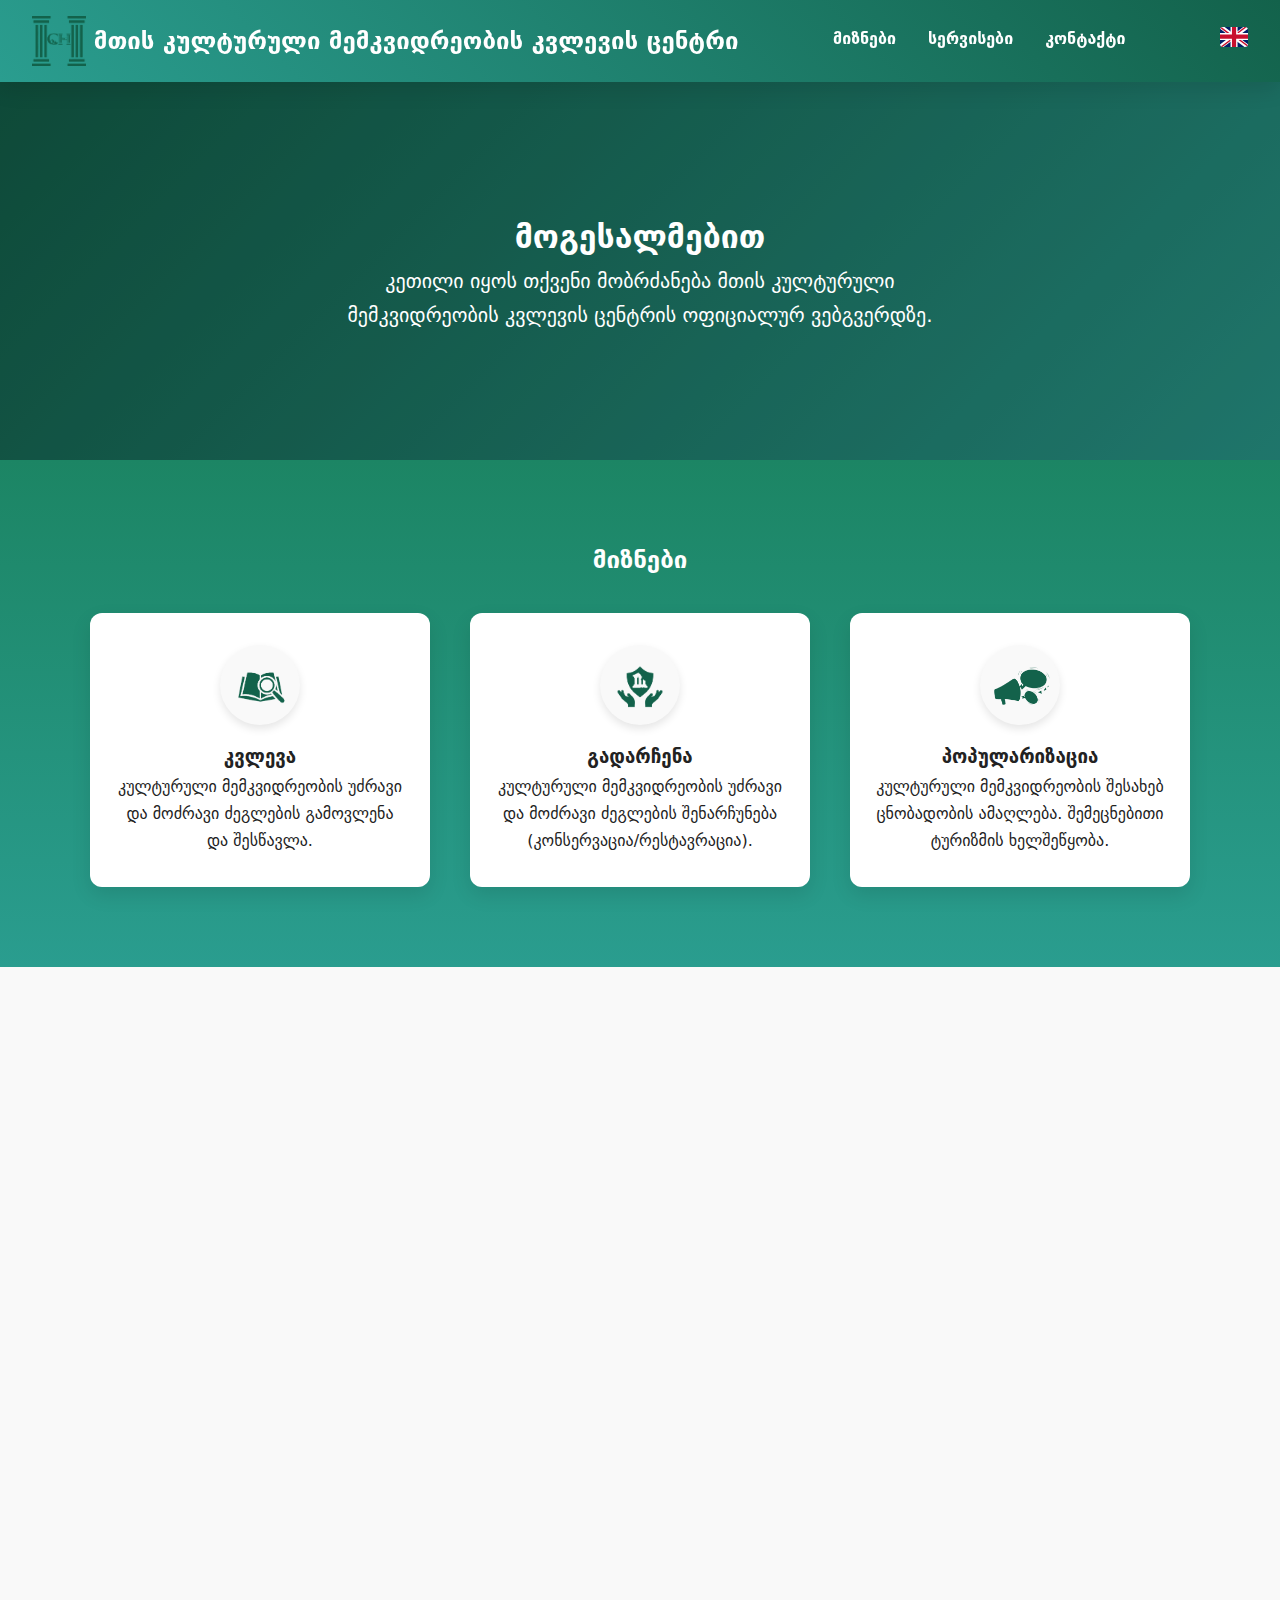
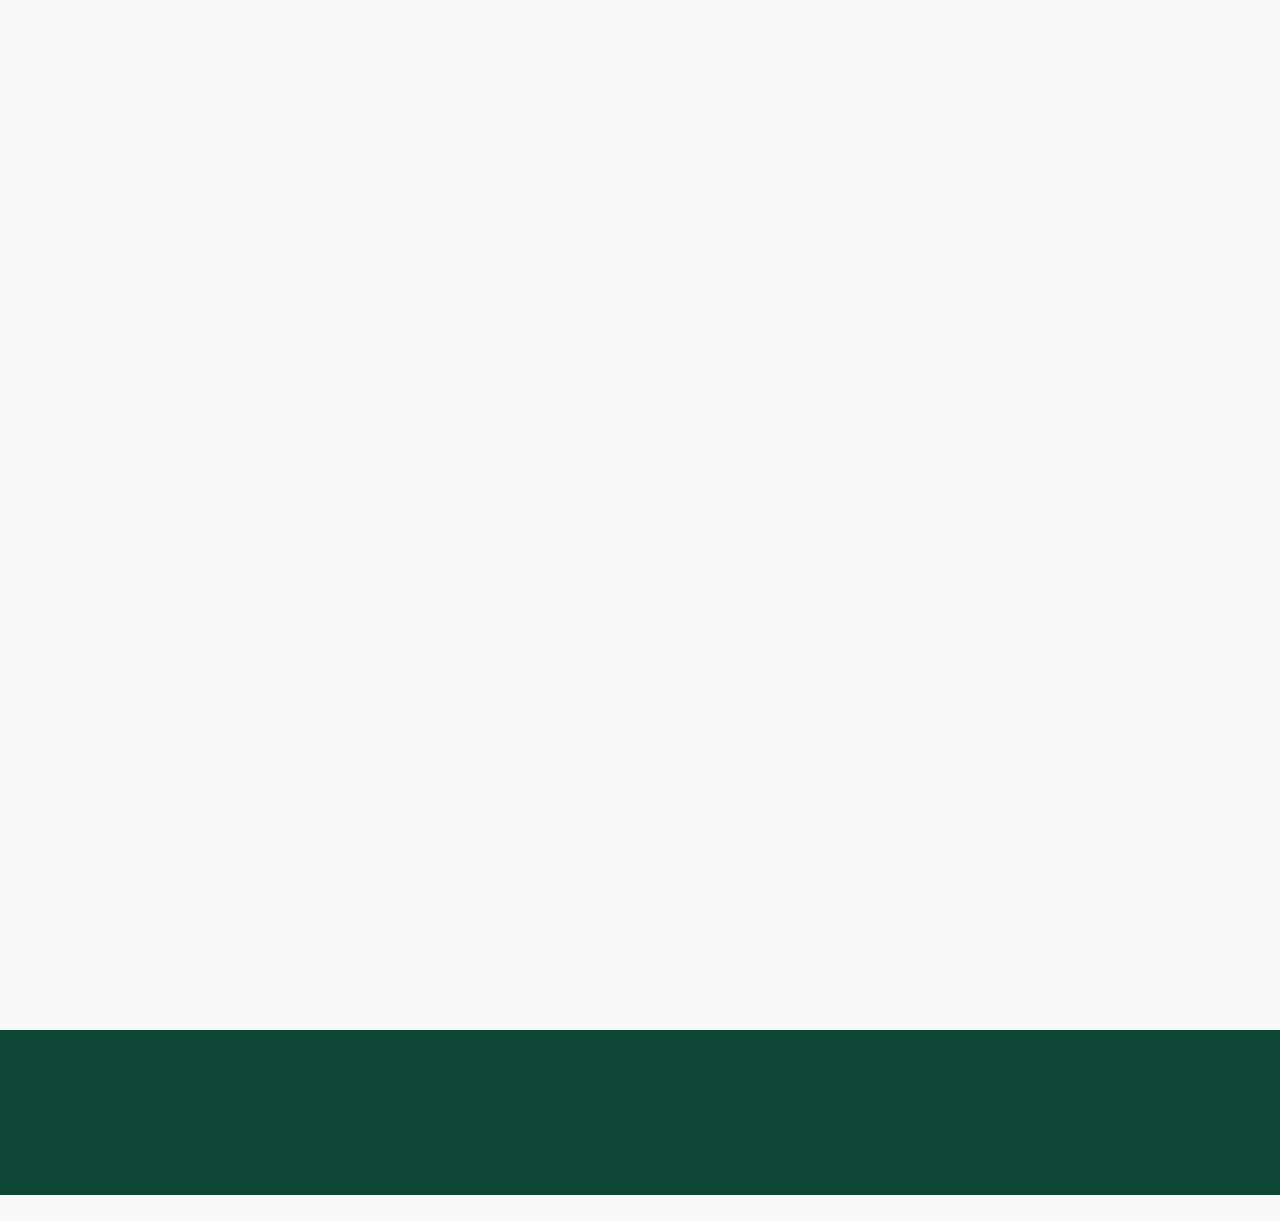
<file: index.html>
<!DOCTYPE html>
<html lang="ka">
<head>
  <meta charset="UTF-8">
  <meta name="viewport" content="width=device-width,initial-scale=1">
  <title>მთის კულტურული მემკვიდრეობის კვლევის ცენტრი</title>
  <link rel="stylesheet" href="/static/css/style.css">
  <link rel="icon" type="image/x-icon" href="/static/img/logo.png">

  <!-- SEO -->
  <link rel="alternate" hreflang="ka" href="https://hch.ge/ka/">
  <link rel="alternate" hreflang="en" href="https://hch.ge/en/">
</head>

<body>

<header>
  <div class="header-container">
    <div class="logo">
      <a href="/ka">
        <img src="/static/img/logo.png" alt="HCH Logo">
        <span class="logo-text">
          მთის კულტურული მემკვიდრეობის კვლევის ცენტრი
        </span>
      </a>
    </div>

    <nav>
      <a href="#goals">მიზნები</a>
      <a href="#services">სერვისები</a>
      <a href="#contact">კონტაქტი</a>
    </nav>

    <div class="language-switcher">
      <a href="/en/" class="flag-link" title="English">
        <img src="/static/img/flags/uk.svg" alt="English">
      </a>
    </div>
  </div>
</header>

<main>

<section id="about" class="section hero reveal">
      <div class="container">
        <h1 class="reveal">მოგესალმებით</h1>
        <p class="reveal"><p>კეთილი იყოს თქვენი მობრძანება მთის კულტურული მემკვიდრეობის კვლევის ცენტრის ოფიციალურ ვებგვერდზე.</p></p>
      </div>
    </section>


    <!-- Goals -->
    <section id="goals" class="section">
      <div class="container">
        <h2 class="reveal" style="margin-bottom: 32px; text-align: center; color: #ffffff;">მიზნები</h2>
        <div class="grid">
          
          <div class="card goal-card">
            
              <div class="goal-icon">
                <img src="/static/img/research_icon.png" alt="კვლევა">
              </div>
            
            <h3>კვლევა</h3>
            <p>კულტურული მემკვიდრეობის უძრავი და მოძრავი ძეგლების გამოვლენა და შესწავლა.</p>
          </div>
          
          <div class="card goal-card">
            
              <div class="goal-icon">
                <img src="/static/img/preservation_icon.png" alt="გადარჩენა">
              </div>
            
            <h3>გადარჩენა</h3>
            <p>კულტურული მემკვიდრეობის უძრავი და მოძრავი ძეგლების შენარჩუნება (კონსერვაცია/რესტავრაცია).</p>
          </div>
          
          <div class="card goal-card">
            
              <div class="goal-icon">
                <img src="/static/img/dissemination_icon.png" alt="პოპულარიზაცია">
              </div>
            
            <h3>პოპულარიზაცია</h3>
            <p>კულტურული მემკვიდრეობის შესახებ ცნობადობის ამაღლება. შემეცნებითი ტურიზმის ხელშეწყობა.</p>
          </div>
          
        </div>
      </div>
    </section>



    <!-- Services -->
    <section id="services" class="section reveal">
      <div class="container">
        <h2 class="reveal" style="margin-bottom: 32px; text-align: center; color: #ffffff;">სერვისები</h2>
        <div class="grid">
          
          <div class="card reveal">
            
            <img src="/static/img/survey.jpg" alt="არქეოლოგიური ექსპერტიზა">
            
            <h3>არქეოლოგიური ექსპერტიზა</h3>
            <p>ტერიტორიის არქეოლოგიური შემოწმება და სამშენებლო ნებართვისთვის ცნობის გაცემა</p>
          </div>
          
          <div class="card reveal">
            
            <img src="/static/img/monitoring.jpg" alt="მონიტორინგი">
            
            <h3>მონიტორინგი</h3>
            <p>სამშენებლო სამუშაოების მონიტორინგი კულტურული მემკვიდრეობის ნაშთების დაზიანების თავიდან აცილების მიზნით</p>
          </div>
          
          <div class="card reveal">
            
            <img src="/static/img/consultation.jpg" alt="კონსულტაცია">
            
            <h3>კონსულტაცია</h3>
            <p>კონსულტაცია კულტურულ მემკვიდრეობასთან დაკავშირებულ ნებისმიერ საკითხზე</p>
          </div>
          
        </div>
      </div>
    </section>

    <!-- Contact -->
    <section id="contact" class="section reveal">
      <div class="container">
        <h2 class="reveal">კონტაქტი</h2>
        <div class="container info reveal" style="margin-bottom: 50px; text-align: center;">
        <p><strong>ტელეფონი:</strong> 555 336 349</p>
        <p><strong>ელ.ფოსტა:</strong> info@hch.ge</p>
        
      </div>

      <!-- visual separator -->
      <div class="contact-separator" role="separator" aria-orientation="horizontal" aria-hidden="true"></div>


      <div class="container reveal">
        <h2>მოგვწერეთ</h2>
        

        <form action="https://formspree.io/f/myznparq" method="POST" class="contact-form">
          <input type="hidden" name="csrfmiddlewaretoken" value="2G0EMs3tVjaVyWqMhIDfX0piQ9ejkaHbR8TDO7oN91jYcUPsrmFqzuVFC73naJ29">
          <div class="form-group">
            <label for="id_name">სახელი</label>
            <input type="text" name="name" maxlength="100" required id="id_name">
          </div>
          <div class="form-group">
            <label for="id_email">ელ.ფოსტა</label>
            <input type="email" name="email" maxlength="320" required id="id_email">
          </div>
          <div class="form-group">
            <label for="id_message">შეტყობინება</label>
            <textarea name="message" cols="40" rows="10" required id="id_message">
            </textarea>
          </div>
          <button type="submit">გაგზავნა</button>
        </form>
      </div>
    </section>

</main>

<footer>
  <div class="footer">

    

<footer class="reveal">
    <div class="footer-container">
      <div class="social-icons">
        <a href="https://www.facebook.com/HCH.GE/" target="_blank" class="facebook">
          <img src="/static/img/facebook.svg" alt="Facebook">
        </a>
        <a href="https://instagram.com/HCH.GE/" target="_blank" class="instagram">
          <img src="/static/img/instagram.svg" alt="Instagram">
        </a>
      </div>
      <p>ყველა უფლება დაცულია &copy; 2021 მთის კულტურული მემკვიდრეობის კვლევის ცენტრი</p>
    </div>
</footer>

<script src="/static/js/main.js"></script>
</body>
</html>
</file>
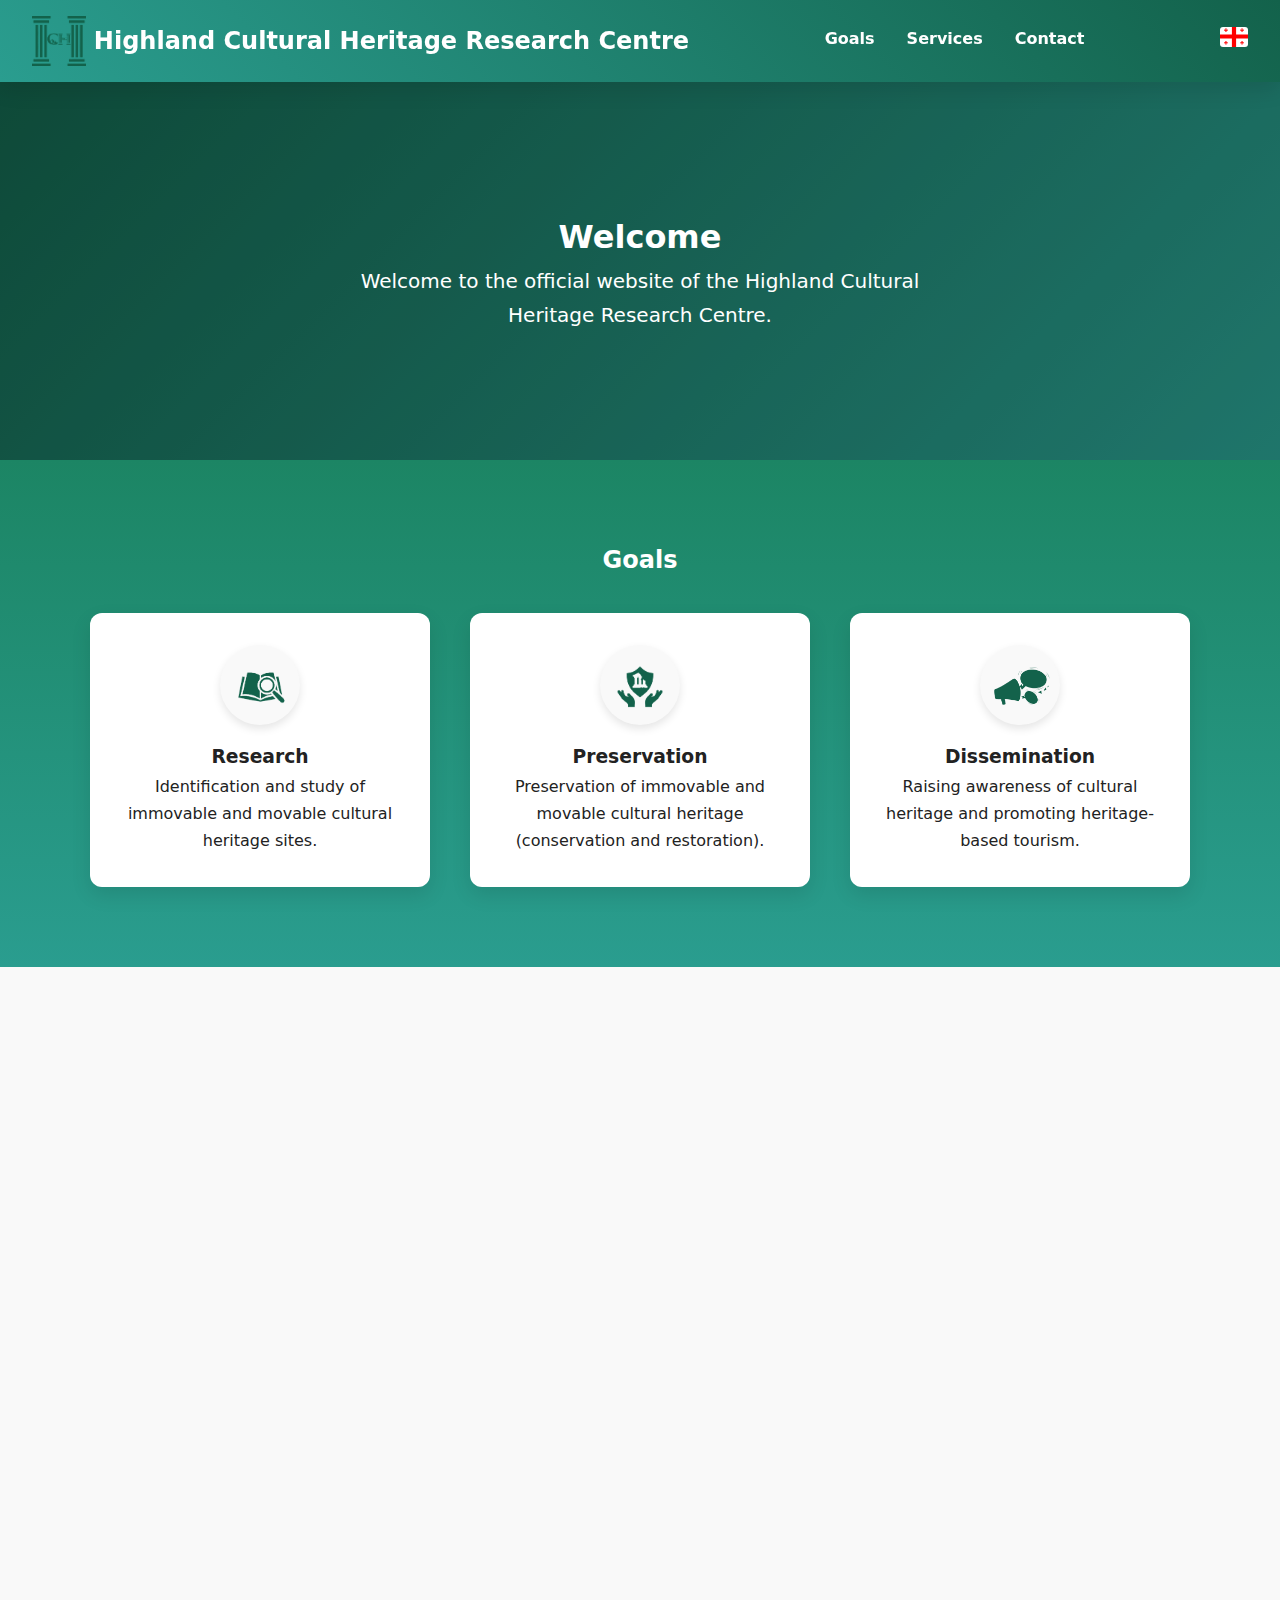
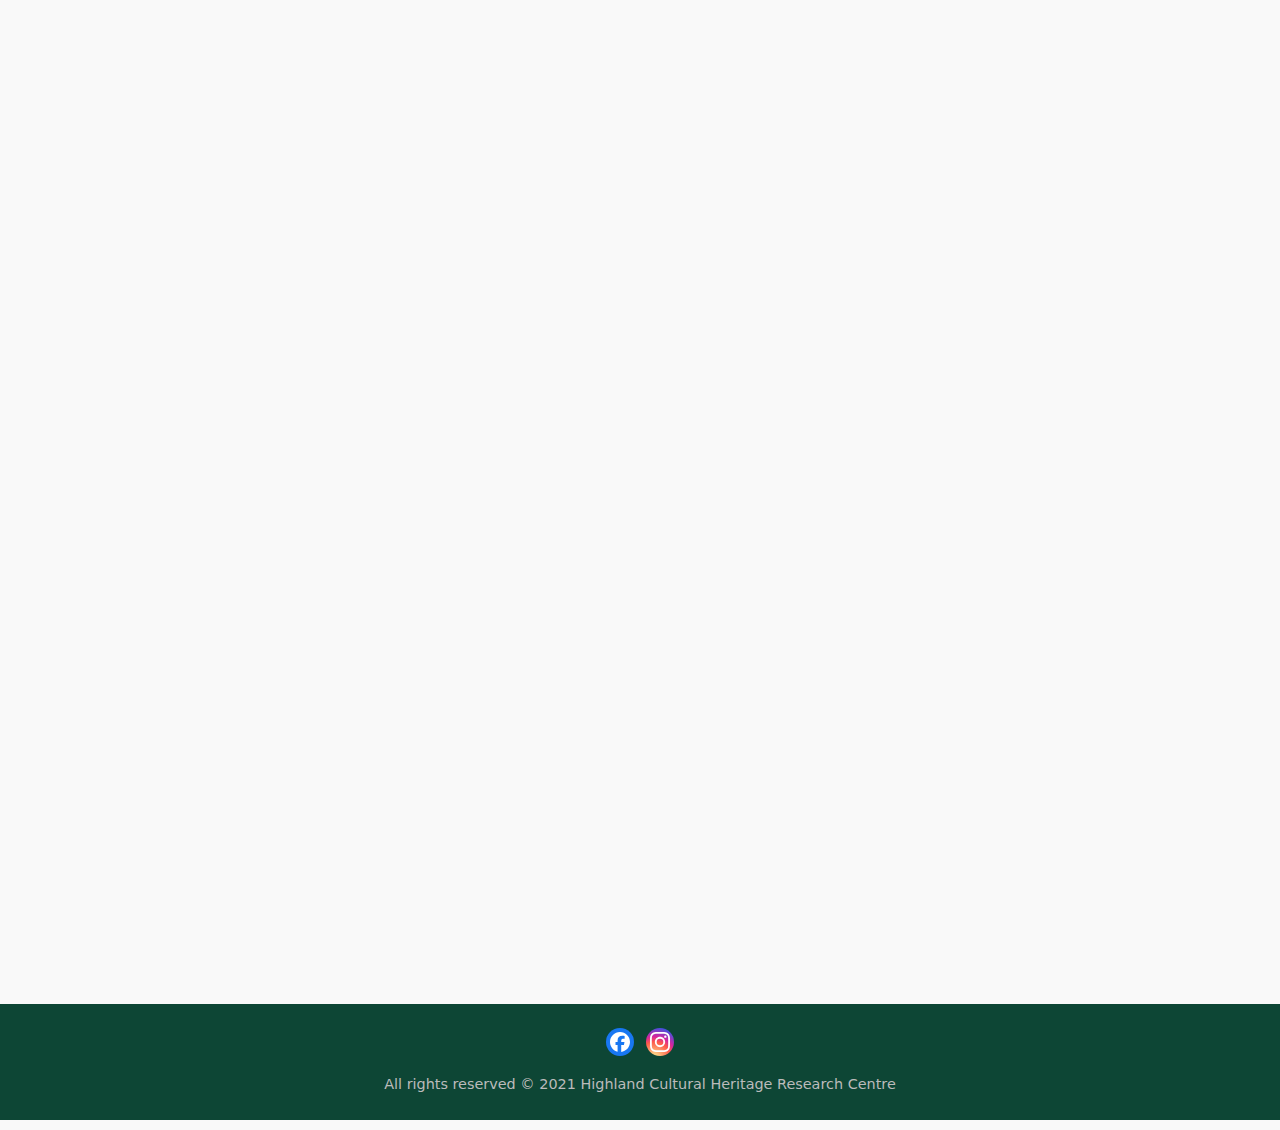
<file: en/index.html>
<!DOCTYPE html>
<html lang="en">
<head>
  <meta charset="UTF-8">
  <meta name="viewport" content="width=device-width,initial-scale=1">
  <title>Highland Cultural Heritage Research Centre</title>
  <link rel="stylesheet" href="../static/css/style.css">
  <link rel="icon" type="image/x-icon" href="../static/img/logo.png">

  <link rel="alternate" hreflang="ka" href="https://hch.ge/ka/">
  <link rel="alternate" hreflang="en" href="https://hch.ge/en/">
</head>

<body>

<header>
  <div class="header-container">
    <div class="logo">
      <a href="/en/">
        <img src="../static/img/logo.png" alt="HCH Logo">
        <span class="logo-text">
          Highland Cultural Heritage Research Centre
        </span>
      </a>
    </div>

    <nav>
      <a href="#goals">Goals</a>
      <a href="#services">Services</a>
      <a href="#contact">Contact</a>
    </nav>

    <div class="language-switcher">
      <a href="/ka" class="flag-link" title="ქართული">
        <img src="../static/img/flags/ge.svg" alt="Georgian">
      </a>
    </div>
  </div>
</header>

<main>

<section id="about" class="section hero reveal">
      <div class="container">
        <h1 class="reveal">Welcome</h1>
        <p class="reveal"><p>Welcome to the official website of the Highland Cultural Heritage Research Centre.</p></p>
      </div>
    </section>


    <!-- Goals -->
    <section id="goals" class="section">
      <div class="container">
        <h2 class="reveal" style="margin-bottom: 32px; text-align: center; color: #ffffff;">Goals</h2>
        <div class="grid">
          
          <div class="card goal-card">
            
              <div class="goal-icon">
                <img src="../static/img/research_icon.png" alt="კვლევა">
              </div>
            
            <h3>Research</h3>
            <p>Identification and study of immovable and movable cultural heritage sites.</p>
          </div>
          
          <div class="card goal-card">
            
              <div class="goal-icon">
                <img src="../static/img/preservation_icon.png" alt="გადარჩენა">
              </div>
            
            <h3>Preservation</h3>
            <p>Preservation of immovable and movable cultural heritage (conservation and restoration).</p>
          </div>
          
          <div class="card goal-card">
            
              <div class="goal-icon">
                <img src="../static/img/dissemination_icon.png" alt="პოპულარიზაცია">
              </div>
            
            <h3>Dissemination</h3>
            <p>Raising awareness of cultural heritage and promoting heritage-based tourism.</p>
          </div>
          
        </div>
      </div>
    </section>



    <!-- Services -->
    <section id="services" class="section reveal">
      <div class="container">
        <h2 class="reveal" style="margin-bottom: 32px; text-align: center; color: #ffffff;">Services</h2>
        <div class="grid">
          
          <div class="card reveal">
            
            <img src="../static/img/survey.jpg" alt="არქეოლოგიური ექსპერტიზა">
            
            <h3>Archaeological Expertise</h3>
            <p>Archaeological survey of sites and provision of documentation for construction permits.</p>
          </div>
          
          <div class="card reveal">
            
            <img src="../static/img/monitoring.jpg" alt="მონიტორინგი">
            
            <h3>Monitoring</h3>
            <p>Monitoring of construction works to prevent damage to cultural heritage sites.</p>
          </div>
          
          <div class="card reveal">
            
            <img src="../static/img/consultation.jpg" alt="კონსულტაცია">
            
            <h3>Consultation</h3>
            <p>Consultation on all matters related to cultural heritage.</p>
          </div>
          
        </div>
      </div>
    </section>

    <!-- Contact -->
    <section id="contact" class="section reveal">
      <div class="container">
        <h2 class="reveal">Contact</h2>
        <div class="container info reveal" style="margin-bottom: 50px; text-align: center;">
        <p><strong>Phone:</strong> 555 336 349</p>
        <p><strong>Email:</strong> info@hch.ge</p>
        
      </div>

      <!-- visual separator -->
      <div class="contact-separator" role="separator" aria-orientation="horizontal" aria-hidden="true"></div>


      <div class="container reveal">
        <h2>Send us a message</h2>
        

        <form action="https://formspree.io/f/myznparq" method="POST" class="contact-form">
          <input type="hidden" name="csrfmiddlewaretoken" value="2G0EMs3tVjaVyWqMhIDfX0piQ9ejkaHbR8TDO7oN91jYcUPsrmFqzuVFC73naJ29">
          <div class="form-group">
            <label for="id_name">Name</label>
            <input type="text" name="name" maxlength="100" required id="id_name">
          </div>
          <div class="form-group">
            <label for="id_email">Email</label>
            <input type="email" name="email" maxlength="320" required id="id_email">
          </div>
          <div class="form-group">
            <label for="id_message">Message</label>
            <textarea name="message" cols="40" rows="10" required id="id_message">
            </textarea>
          </div>
          <button type="submit">Send</button>
        </form>
      </div>
    </section>

</main>

<footer>
  <div class="footer-container">

    <div class="social-icons">
      <a href="https://www.facebook.com/HCH.GE/" target="_blank" class="facebook">
        <img src="/static/img/facebook.svg" alt="Facebook">
      </a>
      <a href="https://instagram.com/HCH.GE/" target="_blank" class="instagram">
        <img src="/static/img/instagram.svg" alt="Instagram">
      </a>
    </div>

    <p>All rights reserved &copy; 2021 Highland Cultural Heritage Research Centre</p>
  </div>
</footer>

<script src="../static/js/main.js"></script>
</body>
</html>
</file>
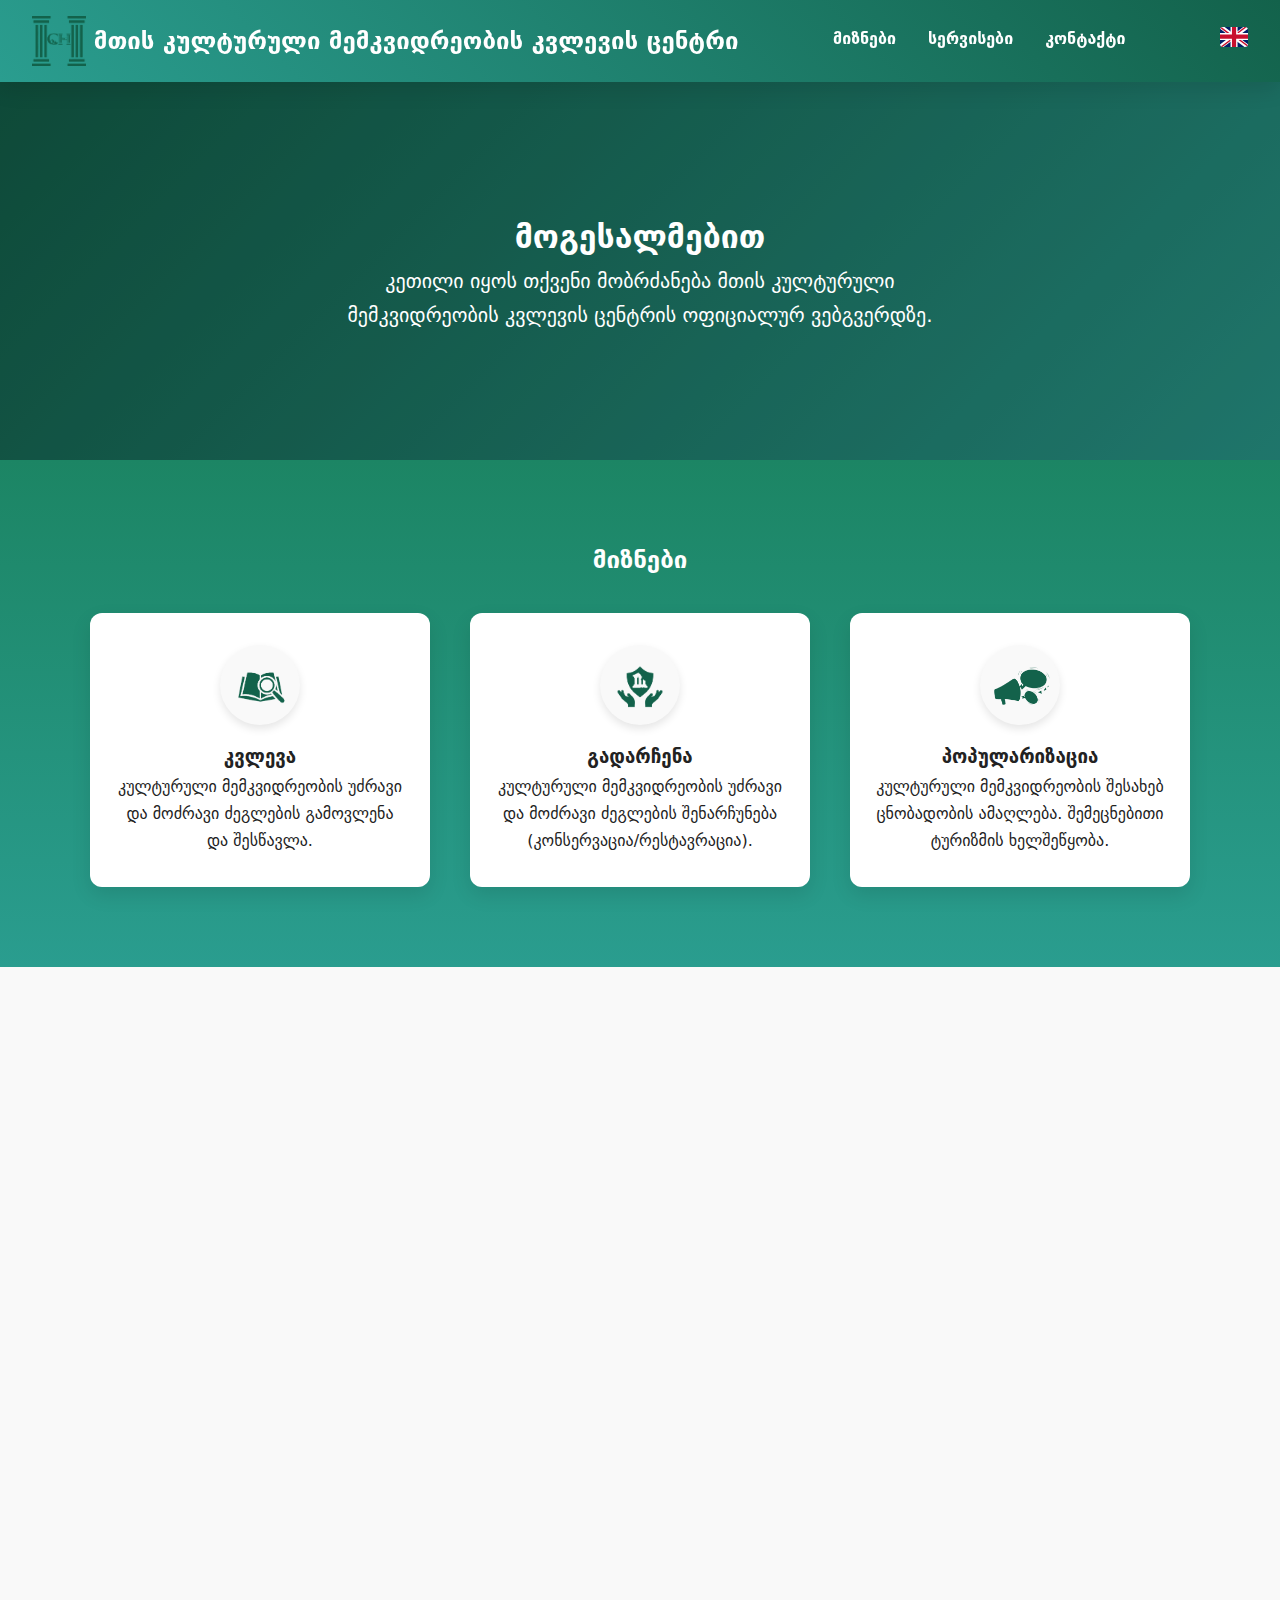
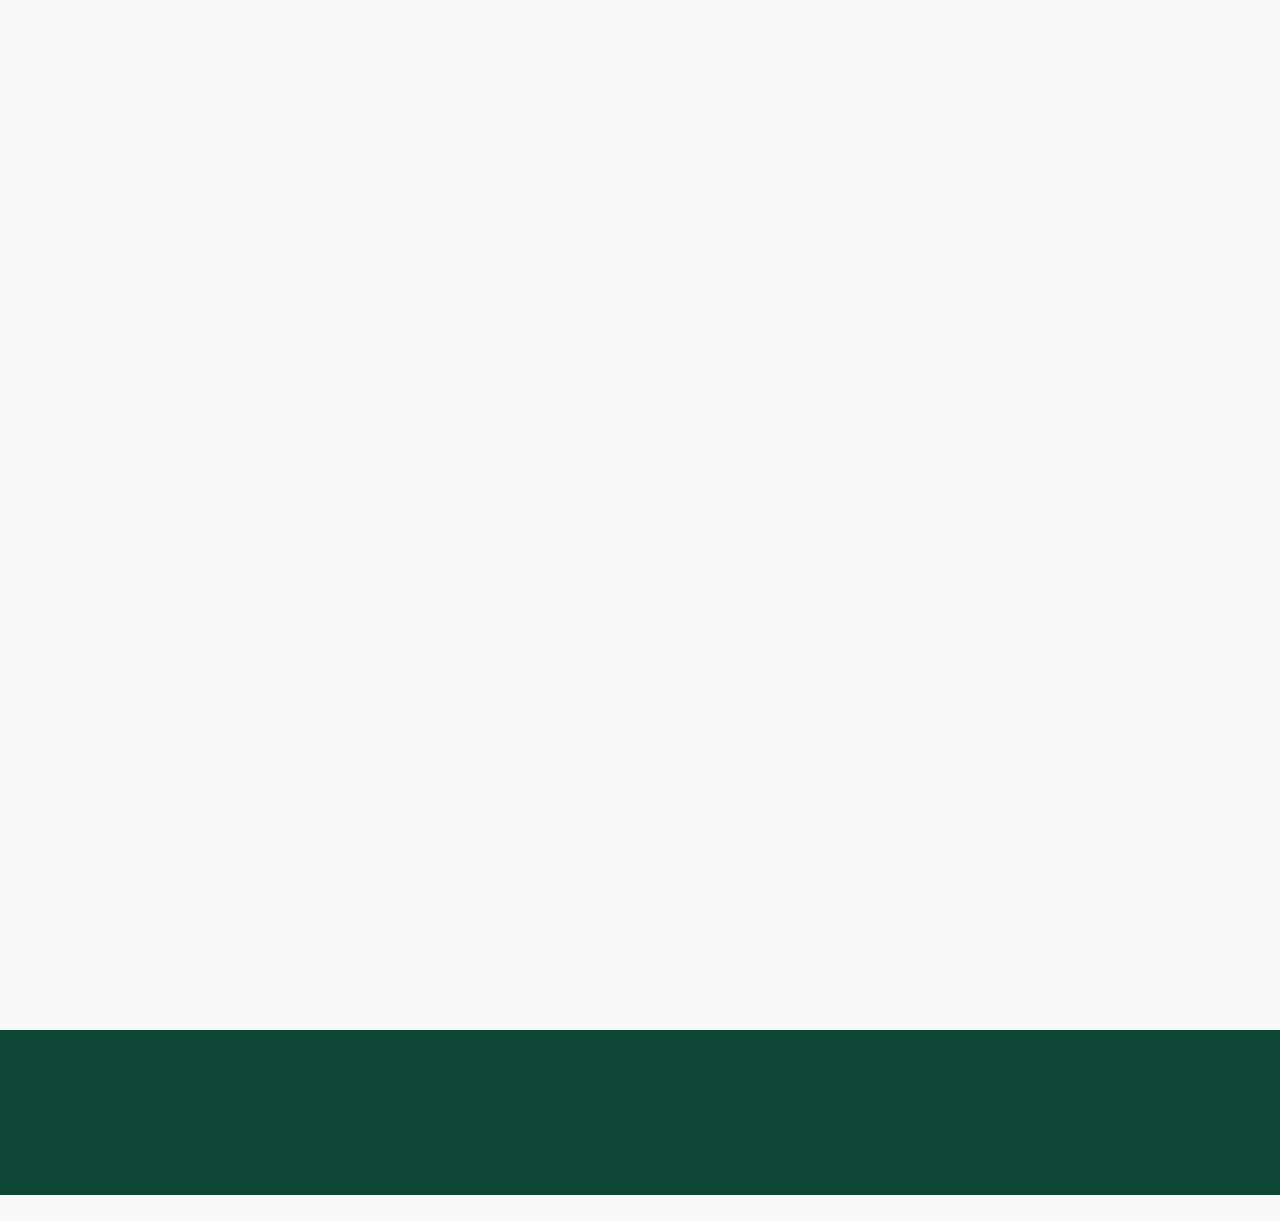
<file: ka/index.html>
<!DOCTYPE html>
<html lang="ka">
<head>
  <meta charset="UTF-8">
  <meta name="viewport" content="width=device-width,initial-scale=1">
  <title>მთის კულტურული მემკვიდრეობის კვლევის ცენტრი</title>
  <link rel="stylesheet" href="../static/css/style.css">
  <link rel="icon" type="image/x-icon" href="../static/img/logo.png">

  <!-- SEO -->
  <link rel="alternate" hreflang="ka" href="https://hch.ge/ka/">
  <link rel="alternate" hreflang="en" href="https://hch.ge/en/">
</head>

<body>

<header>
  <div class="header-container">
    <div class="logo">
      <a href="/ka">
        <img src="../static/img/logo.png" alt="HCH Logo">
        <span class="logo-text">
          მთის კულტურული მემკვიდრეობის კვლევის ცენტრი
        </span>
      </a>
    </div>

    <nav>
      <a href="#goals">მიზნები</a>
      <a href="#services">სერვისები</a>
      <a href="#contact">კონტაქტი</a>
    </nav>

    <div class="language-switcher">
      <a href="/en/" class="flag-link" title="English">
        <img src="../static/img/flags/uk.svg" alt="English">
      </a>
    </div>
  </div>
</header>

<main>

<section id="about" class="section hero reveal">
      <div class="container">
        <h1 class="reveal">მოგესალმებით</h1>
        <p class="reveal"><p>კეთილი იყოს თქვენი მობრძანება მთის კულტურული მემკვიდრეობის კვლევის ცენტრის ოფიციალურ ვებგვერდზე.</p></p>
      </div>
    </section>


    <!-- Goals -->
    <section id="goals" class="section">
      <div class="container">
        <h2 class="reveal" style="margin-bottom: 32px; text-align: center; color: #ffffff;">მიზნები</h2>
        <div class="grid">
          
          <div class="card goal-card">
            
              <div class="goal-icon">
                <img src="../static/img/research_icon.png" alt="კვლევა">
              </div>
            
            <h3>კვლევა</h3>
            <p>კულტურული მემკვიდრეობის უძრავი და მოძრავი ძეგლების გამოვლენა და შესწავლა.</p>
          </div>
          
          <div class="card goal-card">
            
              <div class="goal-icon">
                <img src="../static/img/preservation_icon.png" alt="გადარჩენა">
              </div>
            
            <h3>გადარჩენა</h3>
            <p>კულტურული მემკვიდრეობის უძრავი და მოძრავი ძეგლების შენარჩუნება (კონსერვაცია/რესტავრაცია).</p>
          </div>
          
          <div class="card goal-card">
            
              <div class="goal-icon">
                <img src="../static/img/dissemination_icon.png" alt="პოპულარიზაცია">
              </div>
            
            <h3>პოპულარიზაცია</h3>
            <p>კულტურული მემკვიდრეობის შესახებ ცნობადობის ამაღლება. შემეცნებითი ტურიზმის ხელშეწყობა.</p>
          </div>
          
        </div>
      </div>
    </section>



    <!-- Services -->
    <section id="services" class="section reveal">
      <div class="container">
        <h2 class="reveal" style="margin-bottom: 32px; text-align: center; color: #ffffff;">სერვისები</h2>
        <div class="grid">
          
          <div class="card reveal">
            
            <img src="../static/img/survey.jpg" alt="არქეოლოგიური ექსპერტიზა">
            
            <h3>არქეოლოგიური ექსპერტიზა</h3>
            <p>ტერიტორიის არქეოლოგიური შემოწმება და სამშენებლო ნებართვისთვის ცნობის გაცემა</p>
          </div>
          
          <div class="card reveal">
            
            <img src="../static/img/monitoring.jpg" alt="მონიტორინგი">
            
            <h3>მონიტორინგი</h3>
            <p>სამშენებლო სამუშაოების მონიტორინგი კულტურული მემკვიდრეობის ნაშთების დაზიანების თავიდან აცილების მიზნით</p>
          </div>
          
          <div class="card reveal">
            
            <img src="../static/img/consultation.jpg" alt="კონსულტაცია">
            
            <h3>კონსულტაცია</h3>
            <p>კონსულტაცია კულტურულ მემკვიდრეობასთან დაკავშირებულ ნებისმიერ საკითხზე</p>
          </div>
          
        </div>
      </div>
    </section>

    <!-- Contact -->
    <section id="contact" class="section reveal">
      <div class="container">
        <h2 class="reveal">კონტაქტი</h2>
        <div class="container info reveal" style="margin-bottom: 50px; text-align: center;">
        <p><strong>ტელეფონი:</strong> 555 336 349</p>
        <p><strong>ელ.ფოსტა:</strong> info@hch.ge</p>
        
      </div>

      <!-- visual separator -->
      <div class="contact-separator" role="separator" aria-orientation="horizontal" aria-hidden="true"></div>


      <div class="container reveal">
        <h2>მოგვწერეთ</h2>
        

        <form action="https://formspree.io/f/myznparq" method="POST" class="contact-form">
          <input type="hidden" name="csrfmiddlewaretoken" value="2G0EMs3tVjaVyWqMhIDfX0piQ9ejkaHbR8TDO7oN91jYcUPsrmFqzuVFC73naJ29">
          <div class="form-group">
            <label for="id_name">სახელი</label>
            <input type="text" name="name" maxlength="100" required id="id_name">
          </div>
          <div class="form-group">
            <label for="id_email">ელ.ფოსტა</label>
            <input type="email" name="email" maxlength="320" required id="id_email">
          </div>
          <div class="form-group">
            <label for="id_message">შეტყობინება</label>
            <textarea name="message" cols="40" rows="10" required id="id_message">
            </textarea>
          </div>
          <button type="submit">გაგზავნა</button>
        </form>
      </div>
    </section>

</main>

<footer>
  <div class="footer">

    

<footer class="reveal">
    <div class="footer-container">
      <div class="social-icons">
        <a href="https://www.facebook.com/HCH.GE/" target="_blank" class="facebook">
          <img src="../static/img/facebook.svg" alt="Facebook">
        </a>
        <a href="https://instagram.com/HCH.GE/" target="_blank" class="instagram">
          <img src="../static/img/instagram.svg" alt="Instagram">
        </a>
      </div>
      <p>ყველა უფლება დაცულია &copy; 2021 მთის კულტურული მემკვიდრეობის კვლევის ცენტრი</p>
    </div>
</footer>

<script src="../static/js/main.js"></script>
</body>
</html>
</file>
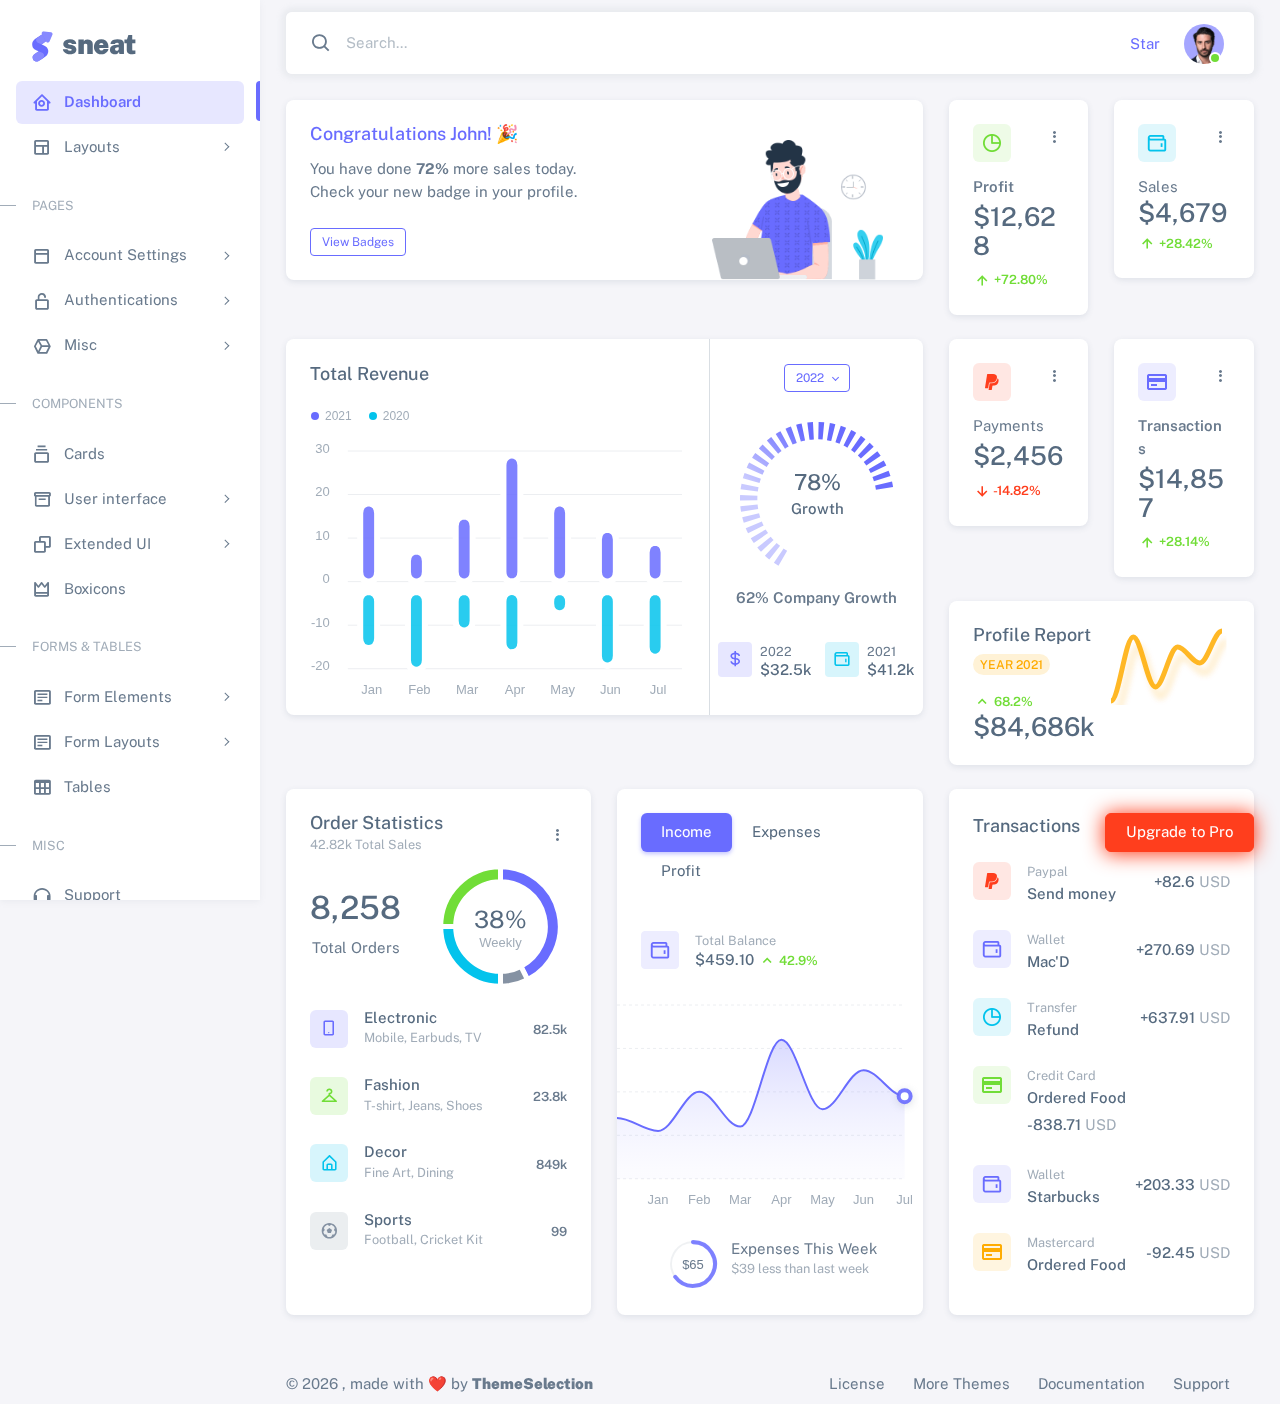
<file: static/admin/html/index.html>
<!DOCTYPE html>

<!-- =========================================================
* Sneat - Bootstrap 5 HTML Admin Template - Pro | v1.0.0
==============================================================

* Product Page: https://themeselection.com/products/sneat-bootstrap-html-admin-template/
* Created by: ThemeSelection
* License: You must have a valid license purchased in order to legally use the theme for your project.
* Copyright ThemeSelection (https://themeselection.com)

=========================================================
 -->
<!-- beautify ignore:start -->
<html
  lang="en"
  class="light-style layout-menu-fixed"
  dir="ltr"
  data-theme="theme-default"
  data-assets-path="../assets/"
  data-template="vertical-menu-template-free"
>
  <head>
    <meta charset="utf-8" />
    <meta
      name="viewport"
      content="width=device-width, initial-scale=1.0, user-scalable=no, minimum-scale=1.0, maximum-scale=1.0"
    />

    <title>Dashboard - Analytics | Sneat - Bootstrap 5 HTML Admin Template - Pro</title>

    <meta name="description" content="" />

    <!-- Favicon -->
    <link rel="icon" type="image/x-icon" href="../assets/img/favicon/favicon.ico" />

    <!-- Fonts -->
    <link rel="preconnect" href="https://fonts.googleapis.com" />
    <link rel="preconnect" href="https://fonts.gstatic.com" crossorigin />
    <link
      href="https://fonts.googleapis.com/css2?family=Public+Sans:ital,wght@0,300;0,400;0,500;0,600;0,700;1,300;1,400;1,500;1,600;1,700&display=swap"
      rel="stylesheet"
    />

    <!-- Icons. Uncomment required icon fonts -->
    <link rel="stylesheet" href="../assets/vendor/fonts/boxicons.css" />

    <!-- Core CSS -->
    <link rel="stylesheet" href="../assets/vendor/css/core.css" class="template-customizer-core-css" />
    <link rel="stylesheet" href="../assets/vendor/css/theme-default.css" class="template-customizer-theme-css" />
    <link rel="stylesheet" href="../assets/css/demo.css" />

    <!-- Vendors CSS -->
    <link rel="stylesheet" href="../assets/vendor/libs/perfect-scrollbar/perfect-scrollbar.css" />

    <link rel="stylesheet" href="../assets/vendor/libs/apex-charts/apex-charts.css" />

    <!-- Page CSS -->

    <!-- Helpers -->
    <script src="../assets/vendor/js/helpers.js"></script>

    <!--! Template customizer & Theme config files MUST be included after core stylesheets and helpers.js in the <head> section -->
    <!--? Config:  Mandatory theme config file contain global vars & default theme options, Set your preferred theme option in this file.  -->
    <script src="../assets/js/config.js"></script>
  </head>

  <body>
    <!-- Layout wrapper -->
    <div class="layout-wrapper layout-content-navbar">
      <div class="layout-container">
        <!-- Menu -->

        <aside id="layout-menu" class="layout-menu menu-vertical menu bg-menu-theme">
          <div class="app-brand demo">
            <a href="index.html" class="app-brand-link">
              <span class="app-brand-logo demo">
                <svg
                  width="25"
                  viewBox="0 0 25 42"
                  version="1.1"
                  xmlns="http://www.w3.org/2000/svg"
                  xmlns:xlink="http://www.w3.org/1999/xlink"
                >
                  <defs>
                    <path
                      d="M13.7918663,0.358365126 L3.39788168,7.44174259 C0.566865006,9.69408886 -0.379795268,12.4788597 0.557900856,15.7960551 C0.68998853,16.2305145 1.09562888,17.7872135 3.12357076,19.2293357 C3.8146334,19.7207684 5.32369333,20.3834223 7.65075054,21.2172976 L7.59773219,21.2525164 L2.63468769,24.5493413 C0.445452254,26.3002124 0.0884951797,28.5083815 1.56381646,31.1738486 C2.83770406,32.8170431 5.20850219,33.2640127 7.09180128,32.5391577 C8.347334,32.0559211 11.4559176,30.0011079 16.4175519,26.3747182 C18.0338572,24.4997857 18.6973423,22.4544883 18.4080071,20.2388261 C17.963753,17.5346866 16.1776345,15.5799961 13.0496516,14.3747546 L10.9194936,13.4715819 L18.6192054,7.984237 L13.7918663,0.358365126 Z"
                      id="path-1"
                    ></path>
                    <path
                      d="M5.47320593,6.00457225 C4.05321814,8.216144 4.36334763,10.0722806 6.40359441,11.5729822 C8.61520715,12.571656 10.0999176,13.2171421 10.8577257,13.5094407 L15.5088241,14.433041 L18.6192054,7.984237 C15.5364148,3.11535317 13.9273018,0.573395879 13.7918663,0.358365126 C13.5790555,0.511491653 10.8061687,2.3935607 5.47320593,6.00457225 Z"
                      id="path-3"
                    ></path>
                    <path
                      d="M7.50063644,21.2294429 L12.3234468,23.3159332 C14.1688022,24.7579751 14.397098,26.4880487 13.008334,28.506154 C11.6195701,30.5242593 10.3099883,31.790241 9.07958868,32.3040991 C5.78142938,33.4346997 4.13234973,34 4.13234973,34 C4.13234973,34 2.75489982,33.0538207 2.37032616e-14,31.1614621 C-0.55822714,27.8186216 -0.55822714,26.0572515 -4.05231404e-15,25.8773518 C0.83734071,25.6075023 2.77988457,22.8248993 3.3049379,22.52991 C3.65497346,22.3332504 5.05353963,21.8997614 7.50063644,21.2294429 Z"
                      id="path-4"
                    ></path>
                    <path
                      d="M20.6,7.13333333 L25.6,13.8 C26.2627417,14.6836556 26.0836556,15.9372583 25.2,16.6 C24.8538077,16.8596443 24.4327404,17 24,17 L14,17 C12.8954305,17 12,16.1045695 12,15 C12,14.5672596 12.1403557,14.1461923 12.4,13.8 L17.4,7.13333333 C18.0627417,6.24967773 19.3163444,6.07059163 20.2,6.73333333 C20.3516113,6.84704183 20.4862915,6.981722 20.6,7.13333333 Z"
                      id="path-5"
                    ></path>
                  </defs>
                  <g id="g-app-brand" stroke="none" stroke-width="1" fill="none" fill-rule="evenodd">
                    <g id="Brand-Logo" transform="translate(-27.000000, -15.000000)">
                      <g id="Icon" transform="translate(27.000000, 15.000000)">
                        <g id="Mask" transform="translate(0.000000, 8.000000)">
                          <mask id="mask-2" fill="white">
                            <use xlink:href="#path-1"></use>
                          </mask>
                          <use fill="#696cff" xlink:href="#path-1"></use>
                          <g id="Path-3" mask="url(#mask-2)">
                            <use fill="#696cff" xlink:href="#path-3"></use>
                            <use fill-opacity="0.2" fill="#FFFFFF" xlink:href="#path-3"></use>
                          </g>
                          <g id="Path-4" mask="url(#mask-2)">
                            <use fill="#696cff" xlink:href="#path-4"></use>
                            <use fill-opacity="0.2" fill="#FFFFFF" xlink:href="#path-4"></use>
                          </g>
                        </g>
                        <g
                          id="Triangle"
                          transform="translate(19.000000, 11.000000) rotate(-300.000000) translate(-19.000000, -11.000000) "
                        >
                          <use fill="#696cff" xlink:href="#path-5"></use>
                          <use fill-opacity="0.2" fill="#FFFFFF" xlink:href="#path-5"></use>
                        </g>
                      </g>
                    </g>
                  </g>
                </svg>
              </span>
              <span class="app-brand-text demo menu-text fw-bolder ms-2">Sneat</span>
            </a>

            <a href="javascript:void(0);" class="layout-menu-toggle menu-link text-large ms-auto d-block d-xl-none">
              <i class="bx bx-chevron-left bx-sm align-middle"></i>
            </a>
          </div>

          <div class="menu-inner-shadow"></div>

          <ul class="menu-inner py-1">
            <!-- Dashboard -->
            <li class="menu-item active">
              <a href="index.html" class="menu-link">
                <i class="menu-icon tf-icons bx bx-home-circle"></i>
                <div data-i18n="Analytics">Dashboard</div>
              </a>
            </li>

            <!-- Layouts -->
            <li class="menu-item">
              <a href="javascript:void(0);" class="menu-link menu-toggle">
                <i class="menu-icon tf-icons bx bx-layout"></i>
                <div data-i18n="Layouts">Layouts</div>
              </a>

              <ul class="menu-sub">
                <li class="menu-item">
                  <a href="layouts-without-menu.html" class="menu-link">
                    <div data-i18n="Without menu">Without menu</div>
                  </a>
                </li>
                <li class="menu-item">
                  <a href="layouts-without-navbar.html" class="menu-link">
                    <div data-i18n="Without navbar">Without navbar</div>
                  </a>
                </li>
                <li class="menu-item">
                  <a href="layouts-container.html" class="menu-link">
                    <div data-i18n="Container">Container</div>
                  </a>
                </li>
                <li class="menu-item">
                  <a href="layouts-fluid.html" class="menu-link">
                    <div data-i18n="Fluid">Fluid</div>
                  </a>
                </li>
                <li class="menu-item">
                  <a href="layouts-blank.html" class="menu-link">
                    <div data-i18n="Blank">Blank</div>
                  </a>
                </li>
              </ul>
            </li>

            <li class="menu-header small text-uppercase">
              <span class="menu-header-text">Pages</span>
            </li>
            <li class="menu-item">
              <a href="javascript:void(0);" class="menu-link menu-toggle">
                <i class="menu-icon tf-icons bx bx-dock-top"></i>
                <div data-i18n="Account Settings">Account Settings</div>
              </a>
              <ul class="menu-sub">
                <li class="menu-item">
                  <a href="pages-account-settings-account.html" class="menu-link">
                    <div data-i18n="Account">Account</div>
                  </a>
                </li>
                <li class="menu-item">
                  <a href="pages-account-settings-notifications.html" class="menu-link">
                    <div data-i18n="Notifications">Notifications</div>
                  </a>
                </li>
                <li class="menu-item">
                  <a href="pages-account-settings-connections.html" class="menu-link">
                    <div data-i18n="Connections">Connections</div>
                  </a>
                </li>
              </ul>
            </li>
            <li class="menu-item">
              <a href="javascript:void(0);" class="menu-link menu-toggle">
                <i class="menu-icon tf-icons bx bx-lock-open-alt"></i>
                <div data-i18n="Authentications">Authentications</div>
              </a>
              <ul class="menu-sub">
                <li class="menu-item">
                  <a href="auth-login-basic.html" class="menu-link" target="_blank">
                    <div data-i18n="Basic">Login</div>
                  </a>
                </li>
                <li class="menu-item">
                  <a href="auth-register-basic.html" class="menu-link" target="_blank">
                    <div data-i18n="Basic">Register</div>
                  </a>
                </li>
                <li class="menu-item">
                  <a href="auth-forgot-password-basic.html" class="menu-link" target="_blank">
                    <div data-i18n="Basic">Forgot Password</div>
                  </a>
                </li>
              </ul>
            </li>
            <li class="menu-item">
              <a href="javascript:void(0);" class="menu-link menu-toggle">
                <i class="menu-icon tf-icons bx bx-cube-alt"></i>
                <div data-i18n="Misc">Misc</div>
              </a>
              <ul class="menu-sub">
                <li class="menu-item">
                  <a href="pages-misc-error.html" class="menu-link">
                    <div data-i18n="Error">Error</div>
                  </a>
                </li>
                <li class="menu-item">
                  <a href="pages-misc-under-maintenance.html" class="menu-link">
                    <div data-i18n="Under Maintenance">Under Maintenance</div>
                  </a>
                </li>
              </ul>
            </li>
            <!-- Components -->
            <li class="menu-header small text-uppercase"><span class="menu-header-text">Components</span></li>
            <!-- Cards -->
            <li class="menu-item">
              <a href="cards-basic.html" class="menu-link">
                <i class="menu-icon tf-icons bx bx-collection"></i>
                <div data-i18n="Basic">Cards</div>
              </a>
            </li>
            <!-- User interface -->
            <li class="menu-item">
              <a href="javascript:void(0)" class="menu-link menu-toggle">
                <i class="menu-icon tf-icons bx bx-box"></i>
                <div data-i18n="User interface">User interface</div>
              </a>
              <ul class="menu-sub">
                <li class="menu-item">
                  <a href="ui-accordion.html" class="menu-link">
                    <div data-i18n="Accordion">Accordion</div>
                  </a>
                </li>
                <li class="menu-item">
                  <a href="ui-alerts.html" class="menu-link">
                    <div data-i18n="Alerts">Alerts</div>
                  </a>
                </li>
                <li class="menu-item">
                  <a href="ui-badges.html" class="menu-link">
                    <div data-i18n="Badges">Badges</div>
                  </a>
                </li>
                <li class="menu-item">
                  <a href="ui-buttons.html" class="menu-link">
                    <div data-i18n="Buttons">Buttons</div>
                  </a>
                </li>
                <li class="menu-item">
                  <a href="ui-carousel.html" class="menu-link">
                    <div data-i18n="Carousel">Carousel</div>
                  </a>
                </li>
                <li class="menu-item">
                  <a href="ui-collapse.html" class="menu-link">
                    <div data-i18n="Collapse">Collapse</div>
                  </a>
                </li>
                <li class="menu-item">
                  <a href="ui-dropdowns.html" class="menu-link">
                    <div data-i18n="Dropdowns">Dropdowns</div>
                  </a>
                </li>
                <li class="menu-item">
                  <a href="ui-footer.html" class="menu-link">
                    <div data-i18n="Footer">Footer</div>
                  </a>
                </li>
                <li class="menu-item">
                  <a href="ui-list-groups.html" class="menu-link">
                    <div data-i18n="List Groups">List groups</div>
                  </a>
                </li>
                <li class="menu-item">
                  <a href="ui-modals.html" class="menu-link">
                    <div data-i18n="Modals">Modals</div>
                  </a>
                </li>
                <li class="menu-item">
                  <a href="ui-navbar.html" class="menu-link">
                    <div data-i18n="Navbar">Navbar</div>
                  </a>
                </li>
                <li class="menu-item">
                  <a href="ui-offcanvas.html" class="menu-link">
                    <div data-i18n="Offcanvas">Offcanvas</div>
                  </a>
                </li>
                <li class="menu-item">
                  <a href="ui-pagination-breadcrumbs.html" class="menu-link">
                    <div data-i18n="Pagination &amp; Breadcrumbs">Pagination &amp; Breadcrumbs</div>
                  </a>
                </li>
                <li class="menu-item">
                  <a href="ui-progress.html" class="menu-link">
                    <div data-i18n="Progress">Progress</div>
                  </a>
                </li>
                <li class="menu-item">
                  <a href="ui-spinners.html" class="menu-link">
                    <div data-i18n="Spinners">Spinners</div>
                  </a>
                </li>
                <li class="menu-item">
                  <a href="ui-tabs-pills.html" class="menu-link">
                    <div data-i18n="Tabs &amp; Pills">Tabs &amp; Pills</div>
                  </a>
                </li>
                <li class="menu-item">
                  <a href="ui-toasts.html" class="menu-link">
                    <div data-i18n="Toasts">Toasts</div>
                  </a>
                </li>
                <li class="menu-item">
                  <a href="ui-tooltips-popovers.html" class="menu-link">
                    <div data-i18n="Tooltips & Popovers">Tooltips &amp; popovers</div>
                  </a>
                </li>
                <li class="menu-item">
                  <a href="ui-typography.html" class="menu-link">
                    <div data-i18n="Typography">Typography</div>
                  </a>
                </li>
              </ul>
            </li>

            <!-- Extended components -->
            <li class="menu-item">
              <a href="javascript:void(0)" class="menu-link menu-toggle">
                <i class="menu-icon tf-icons bx bx-copy"></i>
                <div data-i18n="Extended UI">Extended UI</div>
              </a>
              <ul class="menu-sub">
                <li class="menu-item">
                  <a href="extended-ui-perfect-scrollbar.html" class="menu-link">
                    <div data-i18n="Perfect Scrollbar">Perfect scrollbar</div>
                  </a>
                </li>
                <li class="menu-item">
                  <a href="extended-ui-text-divider.html" class="menu-link">
                    <div data-i18n="Text Divider">Text Divider</div>
                  </a>
                </li>
              </ul>
            </li>

            <li class="menu-item">
              <a href="icons-boxicons.html" class="menu-link">
                <i class="menu-icon tf-icons bx bx-crown"></i>
                <div data-i18n="Boxicons">Boxicons</div>
              </a>
            </li>

            <!-- Forms & Tables -->
            <li class="menu-header small text-uppercase"><span class="menu-header-text">Forms &amp; Tables</span></li>
            <!-- Forms -->
            <li class="menu-item">
              <a href="javascript:void(0);" class="menu-link menu-toggle">
                <i class="menu-icon tf-icons bx bx-detail"></i>
                <div data-i18n="Form Elements">Form Elements</div>
              </a>
              <ul class="menu-sub">
                <li class="menu-item">
                  <a href="forms-basic-inputs.html" class="menu-link">
                    <div data-i18n="Basic Inputs">Basic Inputs</div>
                  </a>
                </li>
                <li class="menu-item">
                  <a href="forms-input-groups.html" class="menu-link">
                    <div data-i18n="Input groups">Input groups</div>
                  </a>
                </li>
              </ul>
            </li>
            <li class="menu-item">
              <a href="javascript:void(0);" class="menu-link menu-toggle">
                <i class="menu-icon tf-icons bx bx-detail"></i>
                <div data-i18n="Form Layouts">Form Layouts</div>
              </a>
              <ul class="menu-sub">
                <li class="menu-item">
                  <a href="form-layouts-vertical.html" class="menu-link">
                    <div data-i18n="Vertical Form">Vertical Form</div>
                  </a>
                </li>
                <li class="menu-item">
                  <a href="form-layouts-horizontal.html" class="menu-link">
                    <div data-i18n="Horizontal Form">Horizontal Form</div>
                  </a>
                </li>
              </ul>
            </li>
            <!-- Tables -->
            <li class="menu-item">
              <a href="tables-basic.html" class="menu-link">
                <i class="menu-icon tf-icons bx bx-table"></i>
                <div data-i18n="Tables">Tables</div>
              </a>
            </li>
            <!-- Misc -->
            <li class="menu-header small text-uppercase"><span class="menu-header-text">Misc</span></li>
            <li class="menu-item">
              <a
                href="https://github.com/themeselection/sneat-html-admin-template-free/issues"
                target="_blank"
                class="menu-link"
              >
                <i class="menu-icon tf-icons bx bx-support"></i>
                <div data-i18n="Support">Support</div>
              </a>
            </li>
            <li class="menu-item">
              <a
                href="https://themeselection.com/demo/sneat-bootstrap-html-admin-template/documentation/"
                target="_blank"
                class="menu-link"
              >
                <i class="menu-icon tf-icons bx bx-file"></i>
                <div data-i18n="Documentation">Documentation</div>
              </a>
            </li>
          </ul>
        </aside>
        <!-- / Menu -->

        <!-- Layout container -->
        <div class="layout-page">
          <!-- Navbar -->

          <nav
            class="layout-navbar container-xxl navbar navbar-expand-xl navbar-detached align-items-center bg-navbar-theme"
            id="layout-navbar"
          >
            <div class="layout-menu-toggle navbar-nav align-items-xl-center me-3 me-xl-0 d-xl-none">
              <a class="nav-item nav-link px-0 me-xl-4" href="javascript:void(0)">
                <i class="bx bx-menu bx-sm"></i>
              </a>
            </div>

            <div class="navbar-nav-right d-flex align-items-center" id="navbar-collapse">
              <!-- Search -->
              <div class="navbar-nav align-items-center">
                <div class="nav-item d-flex align-items-center">
                  <i class="bx bx-search fs-4 lh-0"></i>
                  <input
                    type="text"
                    class="form-control border-0 shadow-none"
                    placeholder="Search..."
                    aria-label="Search..."
                  />
                </div>
              </div>
              <!-- /Search -->

              <ul class="navbar-nav flex-row align-items-center ms-auto">
                <!-- Place this tag where you want the button to render. -->
                <li class="nav-item lh-1 me-3">
                  <a
                    class="github-button"
                    href="https://github.com/themeselection/sneat-html-admin-template-free"
                    data-icon="octicon-star"
                    data-size="large"
                    data-show-count="true"
                    aria-label="Star themeselection/sneat-html-admin-template-free on GitHub"
                    >Star</a
                  >
                </li>

                <!-- User -->
                <li class="nav-item navbar-dropdown dropdown-user dropdown">
                  <a class="nav-link dropdown-toggle hide-arrow" href="javascript:void(0);" data-bs-toggle="dropdown">
                    <div class="avatar avatar-online">
                      <img src="../assets/img/avatars/1.png" alt class="w-px-40 h-auto rounded-circle" />
                    </div>
                  </a>
                  <ul class="dropdown-menu dropdown-menu-end">
                    <li>
                      <a class="dropdown-item" href="#">
                        <div class="d-flex">
                          <div class="flex-shrink-0 me-3">
                            <div class="avatar avatar-online">
                              <img src="../assets/img/avatars/1.png" alt class="w-px-40 h-auto rounded-circle" />
                            </div>
                          </div>
                          <div class="flex-grow-1">
                            <span class="fw-semibold d-block">John Doe</span>
                            <small class="text-muted">Admin</small>
                          </div>
                        </div>
                      </a>
                    </li>
                    <li>
                      <div class="dropdown-divider"></div>
                    </li>
                    <li>
                      <a class="dropdown-item" href="#">
                        <i class="bx bx-user me-2"></i>
                        <span class="align-middle">My Profile</span>
                      </a>
                    </li>
                    <li>
                      <a class="dropdown-item" href="#">
                        <i class="bx bx-cog me-2"></i>
                        <span class="align-middle">Settings</span>
                      </a>
                    </li>
                    <li>
                      <a class="dropdown-item" href="#">
                        <span class="d-flex align-items-center align-middle">
                          <i class="flex-shrink-0 bx bx-credit-card me-2"></i>
                          <span class="flex-grow-1 align-middle">Billing</span>
                          <span class="flex-shrink-0 badge badge-center rounded-pill bg-danger w-px-20 h-px-20">4</span>
                        </span>
                      </a>
                    </li>
                    <li>
                      <div class="dropdown-divider"></div>
                    </li>
                    <li>
                      <a class="dropdown-item" href="auth-login-basic.html">
                        <i class="bx bx-power-off me-2"></i>
                        <span class="align-middle">Log Out</span>
                      </a>
                    </li>
                  </ul>
                </li>
                <!--/ User -->
              </ul>
            </div>
          </nav>

          <!-- / Navbar -->

          <!-- Content wrapper -->
          <div class="content-wrapper">
            <!-- Content -->

            <div class="container-xxl flex-grow-1 container-p-y">
              <div class="row">
                <div class="col-lg-8 mb-4 order-0">
                  <div class="card">
                    <div class="d-flex align-items-end row">
                      <div class="col-sm-7">
                        <div class="card-body">
                          <h5 class="card-title text-primary">Congratulations John! 🎉</h5>
                          <p class="mb-4">
                            You have done <span class="fw-bold">72%</span> more sales today. Check your new badge in
                            your profile.
                          </p>

                          <a href="javascript:;" class="btn btn-sm btn-outline-primary">View Badges</a>
                        </div>
                      </div>
                      <div class="col-sm-5 text-center text-sm-left">
                        <div class="card-body pb-0 px-0 px-md-4">
                          <img
                            src="../assets/img/illustrations/man-with-laptop-light.png"
                            height="140"
                            alt="View Badge User"
                            data-app-dark-img="illustrations/man-with-laptop-dark.png"
                            data-app-light-img="illustrations/man-with-laptop-light.png"
                          />
                        </div>
                      </div>
                    </div>
                  </div>
                </div>
                <div class="col-lg-4 col-md-4 order-1">
                  <div class="row">
                    <div class="col-lg-6 col-md-12 col-6 mb-4">
                      <div class="card">
                        <div class="card-body">
                          <div class="card-title d-flex align-items-start justify-content-between">
                            <div class="avatar flex-shrink-0">
                              <img
                                src="../assets/img/icons/unicons/chart-success.png"
                                alt="chart success"
                                class="rounded"
                              />
                            </div>
                            <div class="dropdown">
                              <button
                                class="btn p-0"
                                type="button"
                                id="cardOpt3"
                                data-bs-toggle="dropdown"
                                aria-haspopup="true"
                                aria-expanded="false"
                              >
                                <i class="bx bx-dots-vertical-rounded"></i>
                              </button>
                              <div class="dropdown-menu dropdown-menu-end" aria-labelledby="cardOpt3">
                                <a class="dropdown-item" href="javascript:void(0);">View More</a>
                                <a class="dropdown-item" href="javascript:void(0);">Delete</a>
                              </div>
                            </div>
                          </div>
                          <span class="fw-semibold d-block mb-1">Profit</span>
                          <h3 class="card-title mb-2">$12,628</h3>
                          <small class="text-success fw-semibold"><i class="bx bx-up-arrow-alt"></i> +72.80%</small>
                        </div>
                      </div>
                    </div>
                    <div class="col-lg-6 col-md-12 col-6 mb-4">
                      <div class="card">
                        <div class="card-body">
                          <div class="card-title d-flex align-items-start justify-content-between">
                            <div class="avatar flex-shrink-0">
                              <img
                                src="../assets/img/icons/unicons/wallet-info.png"
                                alt="Credit Card"
                                class="rounded"
                              />
                            </div>
                            <div class="dropdown">
                              <button
                                class="btn p-0"
                                type="button"
                                id="cardOpt6"
                                data-bs-toggle="dropdown"
                                aria-haspopup="true"
                                aria-expanded="false"
                              >
                                <i class="bx bx-dots-vertical-rounded"></i>
                              </button>
                              <div class="dropdown-menu dropdown-menu-end" aria-labelledby="cardOpt6">
                                <a class="dropdown-item" href="javascript:void(0);">View More</a>
                                <a class="dropdown-item" href="javascript:void(0);">Delete</a>
                              </div>
                            </div>
                          </div>
                          <span>Sales</span>
                          <h3 class="card-title text-nowrap mb-1">$4,679</h3>
                          <small class="text-success fw-semibold"><i class="bx bx-up-arrow-alt"></i> +28.42%</small>
                        </div>
                      </div>
                    </div>
                  </div>
                </div>
                <!-- Total Revenue -->
                <div class="col-12 col-lg-8 order-2 order-md-3 order-lg-2 mb-4">
                  <div class="card">
                    <div class="row row-bordered g-0">
                      <div class="col-md-8">
                        <h5 class="card-header m-0 me-2 pb-3">Total Revenue</h5>
                        <div id="totalRevenueChart" class="px-2"></div>
                      </div>
                      <div class="col-md-4">
                        <div class="card-body">
                          <div class="text-center">
                            <div class="dropdown">
                              <button
                                class="btn btn-sm btn-outline-primary dropdown-toggle"
                                type="button"
                                id="growthReportId"
                                data-bs-toggle="dropdown"
                                aria-haspopup="true"
                                aria-expanded="false"
                              >
                                2022
                              </button>
                              <div class="dropdown-menu dropdown-menu-end" aria-labelledby="growthReportId">
                                <a class="dropdown-item" href="javascript:void(0);">2021</a>
                                <a class="dropdown-item" href="javascript:void(0);">2020</a>
                                <a class="dropdown-item" href="javascript:void(0);">2019</a>
                              </div>
                            </div>
                          </div>
                        </div>
                        <div id="growthChart"></div>
                        <div class="text-center fw-semibold pt-3 mb-2">62% Company Growth</div>

                        <div class="d-flex px-xxl-4 px-lg-2 p-4 gap-xxl-3 gap-lg-1 gap-3 justify-content-between">
                          <div class="d-flex">
                            <div class="me-2">
                              <span class="badge bg-label-primary p-2"><i class="bx bx-dollar text-primary"></i></span>
                            </div>
                            <div class="d-flex flex-column">
                              <small>2022</small>
                              <h6 class="mb-0">$32.5k</h6>
                            </div>
                          </div>
                          <div class="d-flex">
                            <div class="me-2">
                              <span class="badge bg-label-info p-2"><i class="bx bx-wallet text-info"></i></span>
                            </div>
                            <div class="d-flex flex-column">
                              <small>2021</small>
                              <h6 class="mb-0">$41.2k</h6>
                            </div>
                          </div>
                        </div>
                      </div>
                    </div>
                  </div>
                </div>
                <!--/ Total Revenue -->
                <div class="col-12 col-md-8 col-lg-4 order-3 order-md-2">
                  <div class="row">
                    <div class="col-6 mb-4">
                      <div class="card">
                        <div class="card-body">
                          <div class="card-title d-flex align-items-start justify-content-between">
                            <div class="avatar flex-shrink-0">
                              <img src="../assets/img/icons/unicons/paypal.png" alt="Credit Card" class="rounded" />
                            </div>
                            <div class="dropdown">
                              <button
                                class="btn p-0"
                                type="button"
                                id="cardOpt4"
                                data-bs-toggle="dropdown"
                                aria-haspopup="true"
                                aria-expanded="false"
                              >
                                <i class="bx bx-dots-vertical-rounded"></i>
                              </button>
                              <div class="dropdown-menu dropdown-menu-end" aria-labelledby="cardOpt4">
                                <a class="dropdown-item" href="javascript:void(0);">View More</a>
                                <a class="dropdown-item" href="javascript:void(0);">Delete</a>
                              </div>
                            </div>
                          </div>
                          <span class="d-block mb-1">Payments</span>
                          <h3 class="card-title text-nowrap mb-2">$2,456</h3>
                          <small class="text-danger fw-semibold"><i class="bx bx-down-arrow-alt"></i> -14.82%</small>
                        </div>
                      </div>
                    </div>
                    <div class="col-6 mb-4">
                      <div class="card">
                        <div class="card-body">
                          <div class="card-title d-flex align-items-start justify-content-between">
                            <div class="avatar flex-shrink-0">
                              <img src="../assets/img/icons/unicons/cc-primary.png" alt="Credit Card" class="rounded" />
                            </div>
                            <div class="dropdown">
                              <button
                                class="btn p-0"
                                type="button"
                                id="cardOpt1"
                                data-bs-toggle="dropdown"
                                aria-haspopup="true"
                                aria-expanded="false"
                              >
                                <i class="bx bx-dots-vertical-rounded"></i>
                              </button>
                              <div class="dropdown-menu" aria-labelledby="cardOpt1">
                                <a class="dropdown-item" href="javascript:void(0);">View More</a>
                                <a class="dropdown-item" href="javascript:void(0);">Delete</a>
                              </div>
                            </div>
                          </div>
                          <span class="fw-semibold d-block mb-1">Transactions</span>
                          <h3 class="card-title mb-2">$14,857</h3>
                          <small class="text-success fw-semibold"><i class="bx bx-up-arrow-alt"></i> +28.14%</small>
                        </div>
                      </div>
                    </div>
                    <!-- </div>
    <div class="row"> -->
                    <div class="col-12 mb-4">
                      <div class="card">
                        <div class="card-body">
                          <div class="d-flex justify-content-between flex-sm-row flex-column gap-3">
                            <div class="d-flex flex-sm-column flex-row align-items-start justify-content-between">
                              <div class="card-title">
                                <h5 class="text-nowrap mb-2">Profile Report</h5>
                                <span class="badge bg-label-warning rounded-pill">Year 2021</span>
                              </div>
                              <div class="mt-sm-auto">
                                <small class="text-success text-nowrap fw-semibold"
                                  ><i class="bx bx-chevron-up"></i> 68.2%</small
                                >
                                <h3 class="mb-0">$84,686k</h3>
                              </div>
                            </div>
                            <div id="profileReportChart"></div>
                          </div>
                        </div>
                      </div>
                    </div>
                  </div>
                </div>
              </div>
              <div class="row">
                <!-- Order Statistics -->
                <div class="col-md-6 col-lg-4 col-xl-4 order-0 mb-4">
                  <div class="card h-100">
                    <div class="card-header d-flex align-items-center justify-content-between pb-0">
                      <div class="card-title mb-0">
                        <h5 class="m-0 me-2">Order Statistics</h5>
                        <small class="text-muted">42.82k Total Sales</small>
                      </div>
                      <div class="dropdown">
                        <button
                          class="btn p-0"
                          type="button"
                          id="orederStatistics"
                          data-bs-toggle="dropdown"
                          aria-haspopup="true"
                          aria-expanded="false"
                        >
                          <i class="bx bx-dots-vertical-rounded"></i>
                        </button>
                        <div class="dropdown-menu dropdown-menu-end" aria-labelledby="orederStatistics">
                          <a class="dropdown-item" href="javascript:void(0);">Select All</a>
                          <a class="dropdown-item" href="javascript:void(0);">Refresh</a>
                          <a class="dropdown-item" href="javascript:void(0);">Share</a>
                        </div>
                      </div>
                    </div>
                    <div class="card-body">
                      <div class="d-flex justify-content-between align-items-center mb-3">
                        <div class="d-flex flex-column align-items-center gap-1">
                          <h2 class="mb-2">8,258</h2>
                          <span>Total Orders</span>
                        </div>
                        <div id="orderStatisticsChart"></div>
                      </div>
                      <ul class="p-0 m-0">
                        <li class="d-flex mb-4 pb-1">
                          <div class="avatar flex-shrink-0 me-3">
                            <span class="avatar-initial rounded bg-label-primary"
                              ><i class="bx bx-mobile-alt"></i
                            ></span>
                          </div>
                          <div class="d-flex w-100 flex-wrap align-items-center justify-content-between gap-2">
                            <div class="me-2">
                              <h6 class="mb-0">Electronic</h6>
                              <small class="text-muted">Mobile, Earbuds, TV</small>
                            </div>
                            <div class="user-progress">
                              <small class="fw-semibold">82.5k</small>
                            </div>
                          </div>
                        </li>
                        <li class="d-flex mb-4 pb-1">
                          <div class="avatar flex-shrink-0 me-3">
                            <span class="avatar-initial rounded bg-label-success"><i class="bx bx-closet"></i></span>
                          </div>
                          <div class="d-flex w-100 flex-wrap align-items-center justify-content-between gap-2">
                            <div class="me-2">
                              <h6 class="mb-0">Fashion</h6>
                              <small class="text-muted">T-shirt, Jeans, Shoes</small>
                            </div>
                            <div class="user-progress">
                              <small class="fw-semibold">23.8k</small>
                            </div>
                          </div>
                        </li>
                        <li class="d-flex mb-4 pb-1">
                          <div class="avatar flex-shrink-0 me-3">
                            <span class="avatar-initial rounded bg-label-info"><i class="bx bx-home-alt"></i></span>
                          </div>
                          <div class="d-flex w-100 flex-wrap align-items-center justify-content-between gap-2">
                            <div class="me-2">
                              <h6 class="mb-0">Decor</h6>
                              <small class="text-muted">Fine Art, Dining</small>
                            </div>
                            <div class="user-progress">
                              <small class="fw-semibold">849k</small>
                            </div>
                          </div>
                        </li>
                        <li class="d-flex">
                          <div class="avatar flex-shrink-0 me-3">
                            <span class="avatar-initial rounded bg-label-secondary"
                              ><i class="bx bx-football"></i
                            ></span>
                          </div>
                          <div class="d-flex w-100 flex-wrap align-items-center justify-content-between gap-2">
                            <div class="me-2">
                              <h6 class="mb-0">Sports</h6>
                              <small class="text-muted">Football, Cricket Kit</small>
                            </div>
                            <div class="user-progress">
                              <small class="fw-semibold">99</small>
                            </div>
                          </div>
                        </li>
                      </ul>
                    </div>
                  </div>
                </div>
                <!--/ Order Statistics -->

                <!-- Expense Overview -->
                <div class="col-md-6 col-lg-4 order-1 mb-4">
                  <div class="card h-100">
                    <div class="card-header">
                      <ul class="nav nav-pills" role="tablist">
                        <li class="nav-item">
                          <button
                            type="button"
                            class="nav-link active"
                            role="tab"
                            data-bs-toggle="tab"
                            data-bs-target="#navs-tabs-line-card-income"
                            aria-controls="navs-tabs-line-card-income"
                            aria-selected="true"
                          >
                            Income
                          </button>
                        </li>
                        <li class="nav-item">
                          <button type="button" class="nav-link" role="tab">Expenses</button>
                        </li>
                        <li class="nav-item">
                          <button type="button" class="nav-link" role="tab">Profit</button>
                        </li>
                      </ul>
                    </div>
                    <div class="card-body px-0">
                      <div class="tab-content p-0">
                        <div class="tab-pane fade show active" id="navs-tabs-line-card-income" role="tabpanel">
                          <div class="d-flex p-4 pt-3">
                            <div class="avatar flex-shrink-0 me-3">
                              <img src="../assets/img/icons/unicons/wallet.png" alt="User" />
                            </div>
                            <div>
                              <small class="text-muted d-block">Total Balance</small>
                              <div class="d-flex align-items-center">
                                <h6 class="mb-0 me-1">$459.10</h6>
                                <small class="text-success fw-semibold">
                                  <i class="bx bx-chevron-up"></i>
                                  42.9%
                                </small>
                              </div>
                            </div>
                          </div>
                          <div id="incomeChart"></div>
                          <div class="d-flex justify-content-center pt-4 gap-2">
                            <div class="flex-shrink-0">
                              <div id="expensesOfWeek"></div>
                            </div>
                            <div>
                              <p class="mb-n1 mt-1">Expenses This Week</p>
                              <small class="text-muted">$39 less than last week</small>
                            </div>
                          </div>
                        </div>
                      </div>
                    </div>
                  </div>
                </div>
                <!--/ Expense Overview -->

                <!-- Transactions -->
                <div class="col-md-6 col-lg-4 order-2 mb-4">
                  <div class="card h-100">
                    <div class="card-header d-flex align-items-center justify-content-between">
                      <h5 class="card-title m-0 me-2">Transactions</h5>
                      <div class="dropdown">
                        <button
                          class="btn p-0"
                          type="button"
                          id="transactionID"
                          data-bs-toggle="dropdown"
                          aria-haspopup="true"
                          aria-expanded="false"
                        >
                          <i class="bx bx-dots-vertical-rounded"></i>
                        </button>
                        <div class="dropdown-menu dropdown-menu-end" aria-labelledby="transactionID">
                          <a class="dropdown-item" href="javascript:void(0);">Last 28 Days</a>
                          <a class="dropdown-item" href="javascript:void(0);">Last Month</a>
                          <a class="dropdown-item" href="javascript:void(0);">Last Year</a>
                        </div>
                      </div>
                    </div>
                    <div class="card-body">
                      <ul class="p-0 m-0">
                        <li class="d-flex mb-4 pb-1">
                          <div class="avatar flex-shrink-0 me-3">
                            <img src="../assets/img/icons/unicons/paypal.png" alt="User" class="rounded" />
                          </div>
                          <div class="d-flex w-100 flex-wrap align-items-center justify-content-between gap-2">
                            <div class="me-2">
                              <small class="text-muted d-block mb-1">Paypal</small>
                              <h6 class="mb-0">Send money</h6>
                            </div>
                            <div class="user-progress d-flex align-items-center gap-1">
                              <h6 class="mb-0">+82.6</h6>
                              <span class="text-muted">USD</span>
                            </div>
                          </div>
                        </li>
                        <li class="d-flex mb-4 pb-1">
                          <div class="avatar flex-shrink-0 me-3">
                            <img src="../assets/img/icons/unicons/wallet.png" alt="User" class="rounded" />
                          </div>
                          <div class="d-flex w-100 flex-wrap align-items-center justify-content-between gap-2">
                            <div class="me-2">
                              <small class="text-muted d-block mb-1">Wallet</small>
                              <h6 class="mb-0">Mac'D</h6>
                            </div>
                            <div class="user-progress d-flex align-items-center gap-1">
                              <h6 class="mb-0">+270.69</h6>
                              <span class="text-muted">USD</span>
                            </div>
                          </div>
                        </li>
                        <li class="d-flex mb-4 pb-1">
                          <div class="avatar flex-shrink-0 me-3">
                            <img src="../assets/img/icons/unicons/chart.png" alt="User" class="rounded" />
                          </div>
                          <div class="d-flex w-100 flex-wrap align-items-center justify-content-between gap-2">
                            <div class="me-2">
                              <small class="text-muted d-block mb-1">Transfer</small>
                              <h6 class="mb-0">Refund</h6>
                            </div>
                            <div class="user-progress d-flex align-items-center gap-1">
                              <h6 class="mb-0">+637.91</h6>
                              <span class="text-muted">USD</span>
                            </div>
                          </div>
                        </li>
                        <li class="d-flex mb-4 pb-1">
                          <div class="avatar flex-shrink-0 me-3">
                            <img src="../assets/img/icons/unicons/cc-success.png" alt="User" class="rounded" />
                          </div>
                          <div class="d-flex w-100 flex-wrap align-items-center justify-content-between gap-2">
                            <div class="me-2">
                              <small class="text-muted d-block mb-1">Credit Card</small>
                              <h6 class="mb-0">Ordered Food</h6>
                            </div>
                            <div class="user-progress d-flex align-items-center gap-1">
                              <h6 class="mb-0">-838.71</h6>
                              <span class="text-muted">USD</span>
                            </div>
                          </div>
                        </li>
                        <li class="d-flex mb-4 pb-1">
                          <div class="avatar flex-shrink-0 me-3">
                            <img src="../assets/img/icons/unicons/wallet.png" alt="User" class="rounded" />
                          </div>
                          <div class="d-flex w-100 flex-wrap align-items-center justify-content-between gap-2">
                            <div class="me-2">
                              <small class="text-muted d-block mb-1">Wallet</small>
                              <h6 class="mb-0">Starbucks</h6>
                            </div>
                            <div class="user-progress d-flex align-items-center gap-1">
                              <h6 class="mb-0">+203.33</h6>
                              <span class="text-muted">USD</span>
                            </div>
                          </div>
                        </li>
                        <li class="d-flex">
                          <div class="avatar flex-shrink-0 me-3">
                            <img src="../assets/img/icons/unicons/cc-warning.png" alt="User" class="rounded" />
                          </div>
                          <div class="d-flex w-100 flex-wrap align-items-center justify-content-between gap-2">
                            <div class="me-2">
                              <small class="text-muted d-block mb-1">Mastercard</small>
                              <h6 class="mb-0">Ordered Food</h6>
                            </div>
                            <div class="user-progress d-flex align-items-center gap-1">
                              <h6 class="mb-0">-92.45</h6>
                              <span class="text-muted">USD</span>
                            </div>
                          </div>
                        </li>
                      </ul>
                    </div>
                  </div>
                </div>
                <!--/ Transactions -->
              </div>
            </div>
            <!-- / Content -->

            <!-- Footer -->
            <footer class="content-footer footer bg-footer-theme">
              <div class="container-xxl d-flex flex-wrap justify-content-between py-2 flex-md-row flex-column">
                <div class="mb-2 mb-md-0">
                  ©
                  <script>
                    document.write(new Date().getFullYear());
                  </script>
                  , made with ❤️ by
                  <a href="https://themeselection.com" target="_blank" class="footer-link fw-bolder">ThemeSelection</a>
                </div>
                <div>
                  <a href="https://themeselection.com/license/" class="footer-link me-4" target="_blank">License</a>
                  <a href="https://themeselection.com/" target="_blank" class="footer-link me-4">More Themes</a>

                  <a
                    href="https://themeselection.com/demo/sneat-bootstrap-html-admin-template/documentation/"
                    target="_blank"
                    class="footer-link me-4"
                    >Documentation</a
                  >

                  <a
                    href="https://github.com/themeselection/sneat-html-admin-template-free/issues"
                    target="_blank"
                    class="footer-link me-4"
                    >Support</a
                  >
                </div>
              </div>
            </footer>
            <!-- / Footer -->

            <div class="content-backdrop fade"></div>
          </div>
          <!-- Content wrapper -->
        </div>
        <!-- / Layout page -->
      </div>

      <!-- Overlay -->
      <div class="layout-overlay layout-menu-toggle"></div>
    </div>
    <!-- / Layout wrapper -->

    <div class="buy-now">
      <a
        href="https://themeselection.com/products/sneat-bootstrap-html-admin-template/"
        target="_blank"
        class="btn btn-danger btn-buy-now"
        >Upgrade to Pro</a
      >
    </div>

    <!-- Core JS -->
    <!-- build:js assets/vendor/js/core.js -->
    <script src="../assets/vendor/libs/jquery/jquery.js"></script>
    <script src="../assets/vendor/libs/popper/popper.js"></script>
    <script src="../assets/vendor/js/bootstrap.js"></script>
    <script src="../assets/vendor/libs/perfect-scrollbar/perfect-scrollbar.js"></script>

    <script src="../assets/vendor/js/menu.js"></script>
    <!-- endbuild -->

    <!-- Vendors JS -->
    <script src="../assets/vendor/libs/apex-charts/apexcharts.js"></script>

    <!-- Main JS -->
    <script src="../assets/js/main.js"></script>

    <!-- Page JS -->
    <script src="../assets/js/dashboards-analytics.js"></script>

    <!-- Place this tag in your head or just before your close body tag. -->
    <script async defer src="https://buttons.github.io/buttons.js"></script>
  </body>
</html>
</file>
<file: static/css/style.css>
/* ==============================
   VARIABLES
============================== */
:root {
  --primary: #13624B;
  --primary-light: #1c8564;
  --primary-dark: #0d4635;
  --light: #f9f9f9;
  --dark: #222;
  --secondary: #2a9d8f;
  --accent: #e76f51;
  --radius: 12px;
  --shadow: 0 8px 20px rgba(0, 0, 0, 0.1);
}

/* ==============================
   GLOBAL RESET
============================== */
* {
  box-sizing: border-box;
  margin: 0;
  padding: 0;
}

body {
  font-family: 'Inter', system-ui, sans-serif;
  line-height: 1.7;
  color: var(--dark);
  background: var(--light);
  scroll-behavior: smooth;
}

/* ==============================
   HEADER / NAVIGATION
============================== */
header {
  background: linear-gradient(225deg, var(--primary), var(--secondary));
  padding: 1rem 2rem;
  position: sticky;
  top: 0;
  z-index: 1000;
  box-shadow: var(--shadow);
}

.header-container {
  display: flex;
  justify-content: space-between;
  align-items: center;
  flex-wrap: wrap;
  gap: 1rem;
}

/* Logo */
.logo {
  display: flex;
  align-items: center;
  gap: 0.5rem;
}

.logo img {
  height: 50px;
  width: auto;
}

.logo a {
  display: flex;
  align-items: center;
  gap: 0.5rem;
  text-decoration: none;
}

.logo a:hover .logo-text {
  color: var(--accent);
}

.logo-text {
  font-size: 1.5rem;
  font-weight: 700;
  color: white;
}

/* Nav links */
nav {
  display: flex;
  gap: 2rem;
  align-items: center;
}

nav a {
  color: white;
  text-decoration: none;
  font-weight: 600;
  position: relative;
  padding-bottom: 4px;
  transition: color 0.3s;
}

nav a::after {
  content: "";
  position: absolute;
  left: 0;
  bottom: 0;
  width: 0%;
  height: 2px;
  background: var(--accent);
  transition: width 0.3s;
}

nav a:hover {
  color: var(--accent);
}

nav a:hover::after {
  width: 100%;
}

/* Hamburger */
.hamburger {
  display: none;
  flex-direction: column;
  justify-content: center;
  gap: 5px;
  background: none;
  border: none;
  cursor: pointer;
}

.hamburger span {
  width: 25px;
  height: 3px;
  background-color: white;
  transition: 0.3s ease;
}

.hamburger.active span:nth-child(1) {
  transform: rotate(45deg) translate(5px, 5px);
}

.hamburger.active span:nth-child(2) {
  opacity: 0;
}

.hamburger.active span:nth-child(3) {
  transform: rotate(-45deg) translate(5px, -5px);
}

/* Language switcher */
.language-switcher {
  display: flex;
  gap: 12px;
  align-items: center;
}

.flag-link img {
  width: 28px;
  height: 20px;
  object-fit: cover;
  border-radius: 3px;
  cursor: pointer;
  transition: transform 0.2s, opacity 0.2s;
}

.flag-link img:hover {
  transform: scale(1.1);
  opacity: 0.85;
}

/* ==============================
   SECTIONS
============================== */
.section {
  padding: 5rem 1.5rem;
}

.container {
  max-width: 1100px;
  margin: auto;
}

.section:nth-child(even) {
  background: #daf3ea;
}

/* Hero */
.hero {
  background: linear-gradient(135deg, #13624B, #2a9d8f);
  color: white;
  text-align: center;
  padding: 8rem 1rem;
  position: relative;
  overflow: hidden;
}

.hero::before {
  content: "";
  position: absolute;
  inset: 0;
  background: rgba(0, 0, 0, 0.25);
  z-index: 0;
}

.hero .container {
  position: relative;
  z-index: 1;
}

.hero h1,
.hero p {
  position: relative;
  z-index: 1;
}

.hero p {
  max-width: 650px;
  margin: auto;
  font-size: 1.25rem;
  animation: fadeInUp 1.2s ease;
}

/* Grid */
.grid {
  display: grid;
  gap: 2.5rem;
  grid-template-columns: repeat(auto-fit, minmax(270px, 1fr));
}

/* Cards */
.card, .goal-card {
  background: white;
  border-radius: var(--radius);
  padding: 2rem 1.5rem;
  box-shadow: var(--shadow);
  text-align: center;
  transition: transform 0.3s, box-shadow 0.3s;
}

.card:hover, .goal-card:hover {
  transform: translateY(-8px);
  box-shadow: 0 12px 25px rgba(0, 0, 0, 0.15);
}

.card img {
  max-width: 100%;
  border-radius: 8px;
  margin-bottom: 1rem;
  transition: transform 0.3s ease;
}

.card:hover img {
  transform: scale(1.05);
}

/* Goal Icon */
.goal-icon {
  width: 80px;
  height: 80px;
  margin: 0 auto 1rem;
  border-radius: 50%;
  background: var(--light);
  display: flex;
  align-items: center;
  justify-content: center;
  box-shadow: 0 4px 8px rgba(0, 0, 0, 0.1);
}

.goal-icon img {
  max-width: 80%;
  max-height: 80%;
  border-radius: 20%;
  object-fit: cover;
}

.goal-card:hover .goal-icon {
  background: var(--secondary);
  transform: scale(1.05);
  transition: all 0.3s ease;
}

.goal-card:hover .goal-icon img {
  filter: brightness(0) invert(1);
}

/* Section specific backgrounds */
#services {
  background: linear-gradient(135deg, var(--primary-light), var(--light));
}

#goals {
  background: linear-gradient(180deg, var(--primary-light), var(--secondary));
}

/* ==============================
   CONTACT
============================== */
#contact {
  background: linear-gradient(135deg, var(--accent), var(--secondary));
  color: white;
}

#contact h2 {
  text-align: center;
  margin-bottom: 2rem;
}

#contact .info p {
  margin: 0.5rem 0;
  font-weight: 500;
}

.contact-form {
  max-width: 600px;
  margin: 2rem auto;
  display: flex;
  flex-direction: column;
  gap: 1.2rem;
}

.contact-form .form-group {
  display: flex;
  flex-direction: column;
}

.contact-form label {
  font-weight: 600;
  margin-bottom: 0.5rem;
  color: var(--primary);
}

.contact-form input,
.contact-form textarea {
  padding: 0.9rem;
  border: 1px solid #ccc;
  border-radius: var(--radius);
  font-size: 1rem;
}

.contact-form textarea {
  resize: vertical;
  min-height: 120px;
}

.contact-form button {
  padding: 1rem;
  border: none;
  border-radius: var(--radius);
  background: var(--primary);
  color: white;
  font-size: 1.1rem;
  font-weight: bold;
  cursor: pointer;
  transition: background 0.3s;
}

.contact-form button:hover {
  background: var(--primary-dark);
}

/* Separator */
.contact-separator {
  width: min(90%, 900px);
  height: 1px;
  background: rgba(255,255,255,0.95);
  margin: 2rem auto;
  border-radius: 2px;
  box-shadow: 0 1px 0 rgba(0,0,0,0.08) inset;
}

/* ==============================
   FOOTER
============================== */
footer {
  background: var(--primary-dark);
  color: #bbb;
  text-align: center;
  padding: 1.5rem;
  font-size: 0.9rem;
}

footer p {
  margin: 0.5rem 0 0;
}

footer .social-icons {
  display: flex;
  justify-content: center;
  gap: 12px;
  margin-bottom: 1rem;
}

footer .social-icons a {
  display: inline-flex;
  align-items: center;
  justify-content: center;
  width: 28px;
  height: 28px;
  border-radius: 50%;
  background: #ccc;
  transition: transform 0.3s, filter 0.3s, background 0.3s;
}

footer .social-icons a img {
  width: 20px;
  height: 20px;
  filter: brightness(0) invert(1);
  transition: transform 0.3s;
}

footer .social-icons a:hover {
  transform: scale(1.2);
}

/* Platform colors */
footer .social-icons a.facebook {
  background: #1877f2;
}

footer .social-icons a.instagram {
  background: radial-gradient(circle at 30% 107%, #fdf497 0%, #fd5949 45%, #d6249f 60%, #285AEB 90%);
}

/* ==============================
   ANIMATIONS
============================== */
@keyframes fadeInDown {
  from { opacity: 0; transform: translateY(-20px); }
  to { opacity: 1; transform: translateY(0); }
}

@keyframes fadeInUp {
  from { opacity: 0; transform: translateY(20px); }
  to { opacity: 1; transform: translateY(0); }
}

/* Scroll Reveal */
.reveal {
  opacity: 0;
  transform: translateY(40px);
  transition: opacity 0.8s ease, transform 0.8s ease;
}

.reveal.active {
  opacity: 1;
  transform: translateY(0);
}

.reveal:nth-child(1) { transition-delay: 0.1s; }
.reveal:nth-child(2) { transition-delay: 0.2s; }
.reveal:nth-child(3) { transition-delay: 0.3s; }

/* ==============================
   RESPONSIVE
============================== */
@media (max-width: 768px) {
  nav {
    display: none;
    flex-direction: column;
    position: absolute;
    top: 100%;
    right: 0;
    background: linear-gradient(225deg, var(--primary), var(--secondary));
    width: 220px;
    padding: 20px;
    z-index: 1000;
    border-radius: 0 0 12px 12px;
  }

  nav.active {
    display: flex;
  }

  .hamburger {
    display: flex;
  }
}
</file>
